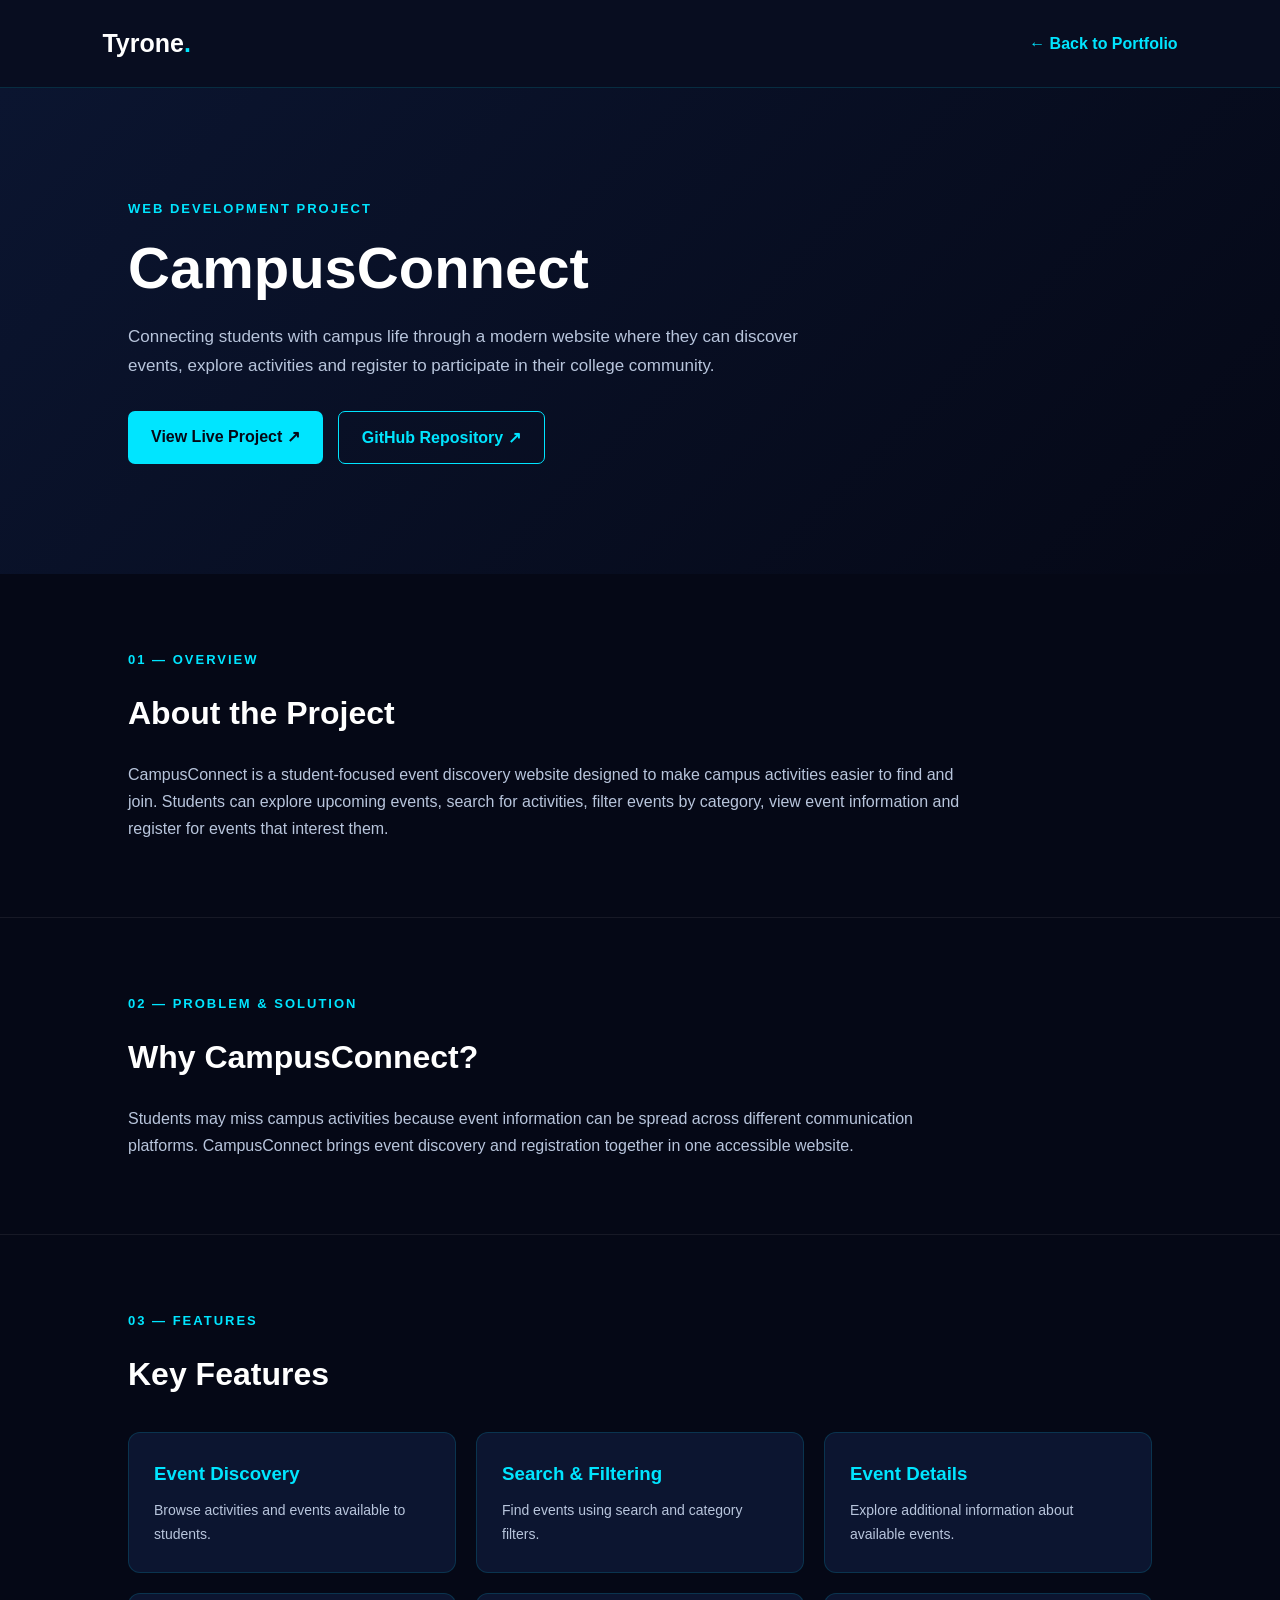
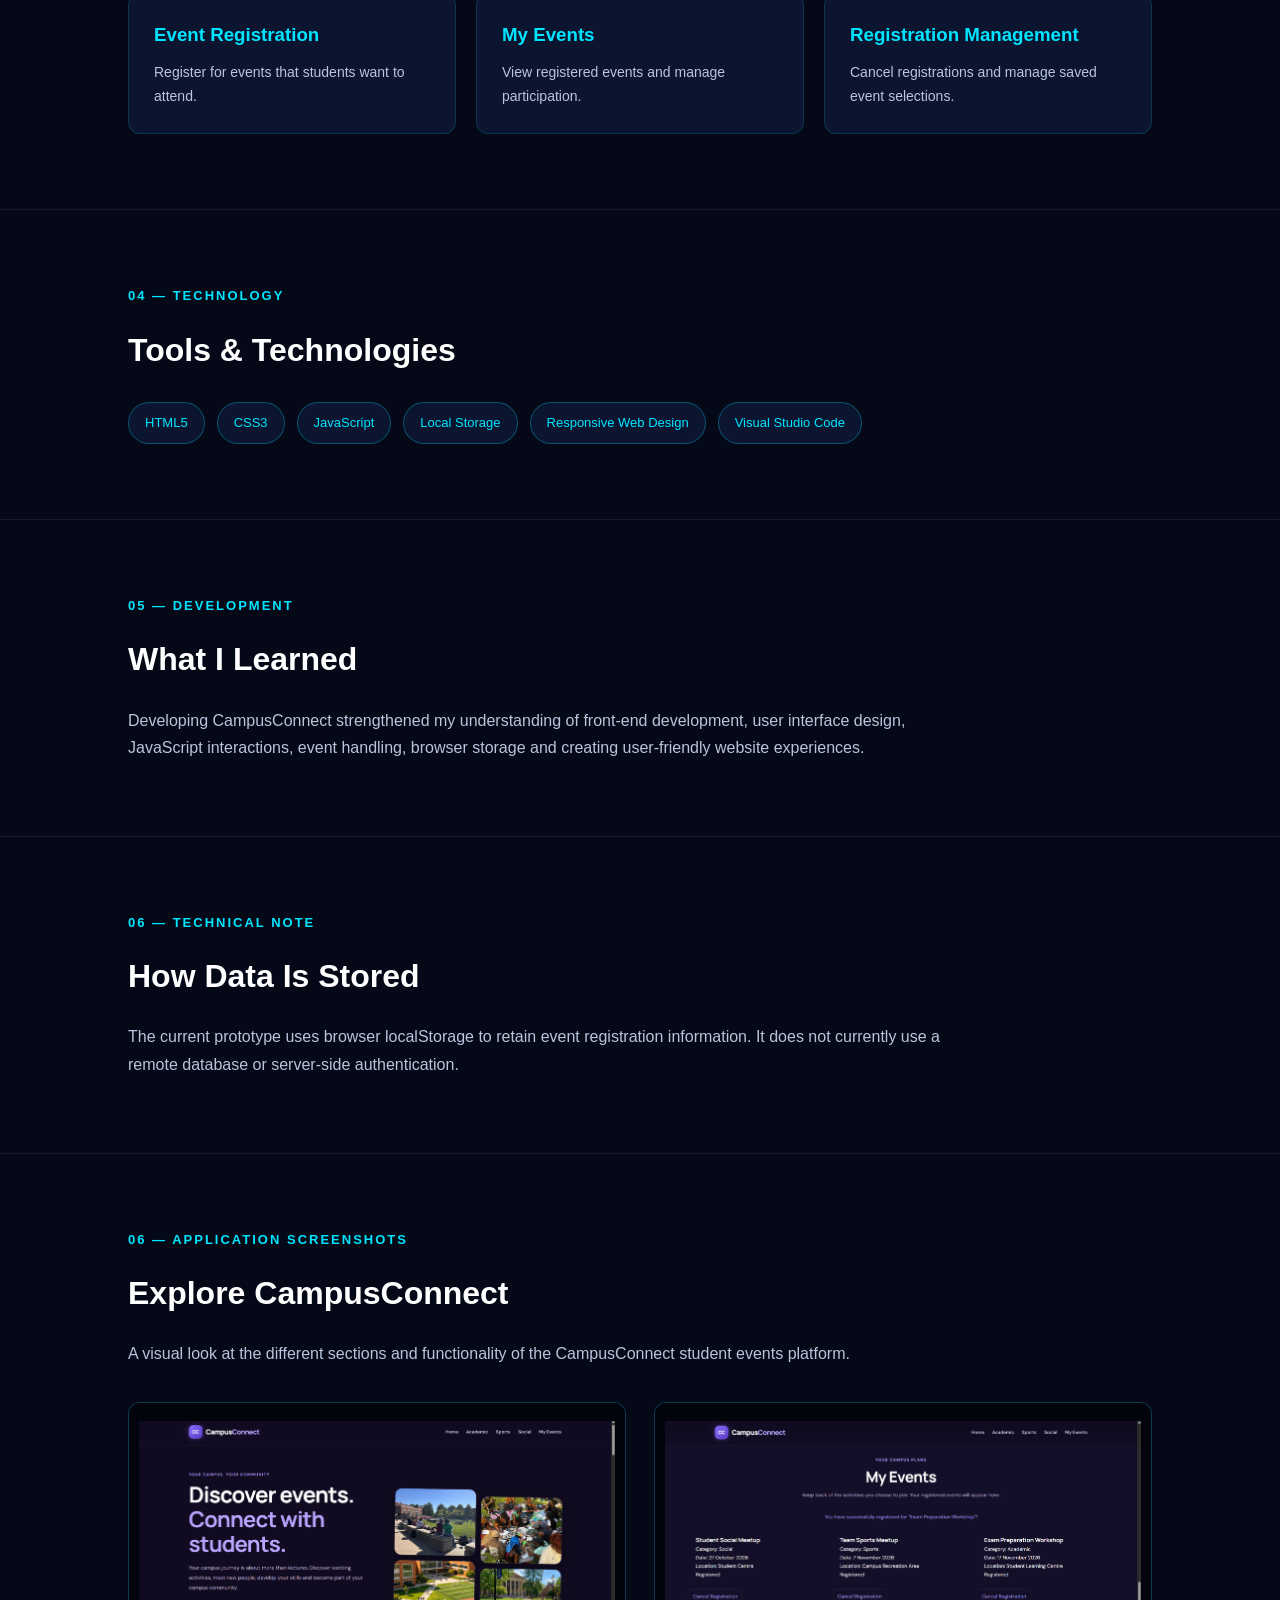
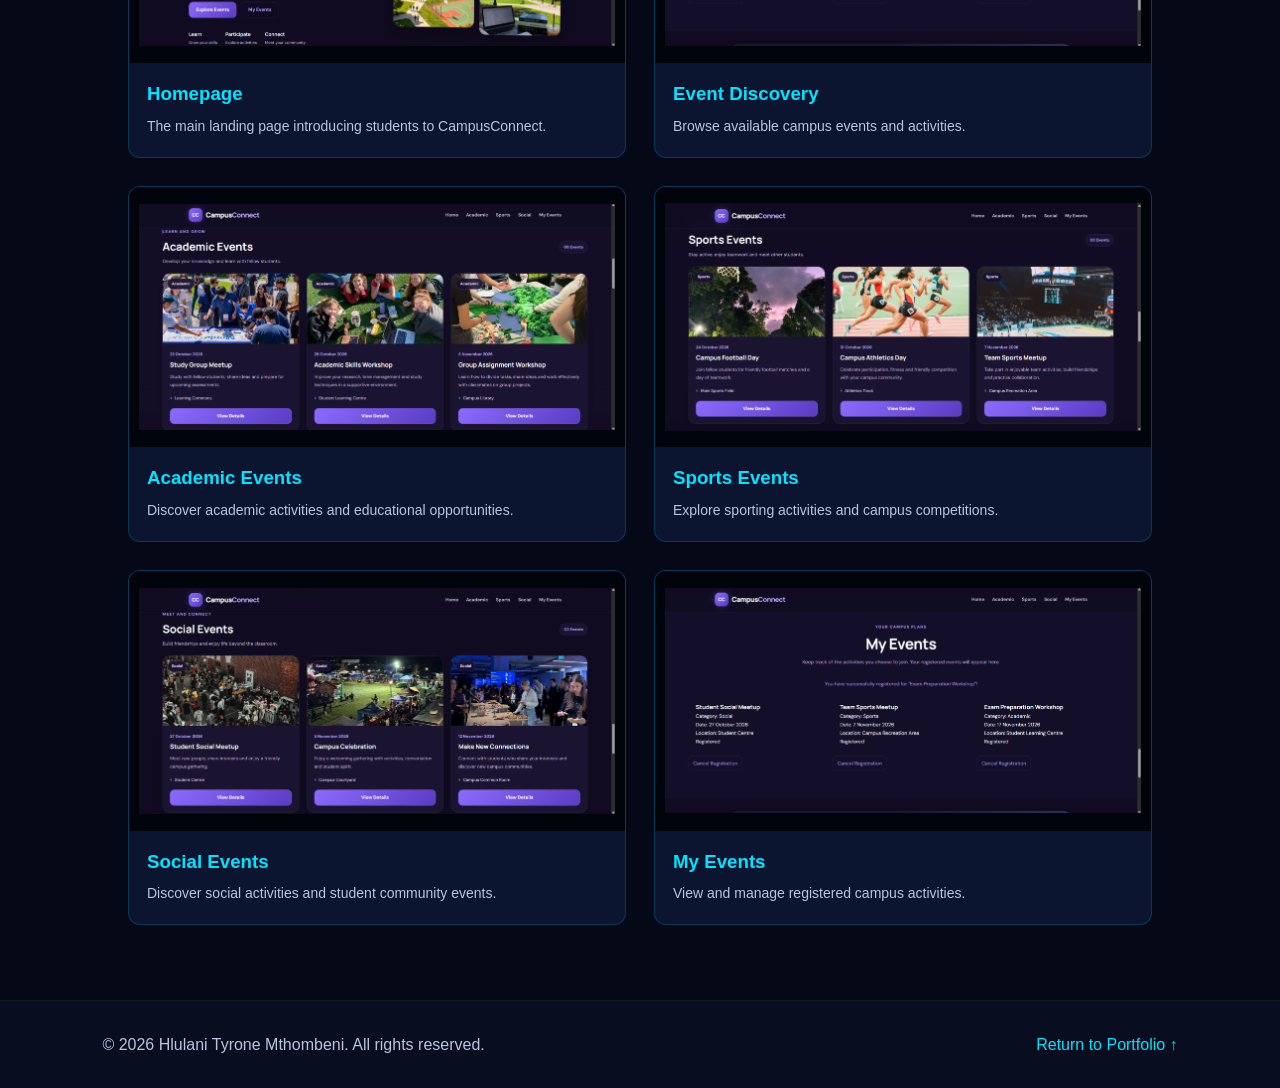
<file: Portfolio/Campus Connect/index.html>
<!DOCTYPE html>
<html lang="en">
<head>
    <meta charset="UTF-8">
    <meta name="viewport" content="width=device-width, initial-scale=1.0">
    <meta name="description" content="CampusConnect - A student-focused campus events discovery and registration website.">
    <title>CampusConnect | Project Case Study</title>
    <link rel="stylesheet" href="style.css">
</head>

<body>

    <header class="header">
        <a href="../index.html" class="logo">Tyrone<span>.</span></a>
        <a href="../index.html" class="back-link">← Back to Portfolio</a>
    </header>

    <main>

        <section class="hero">
            <p class="eyebrow">WEB DEVELOPMENT PROJECT</p>

            <h1>CampusConnect</h1>

            <p class="hero-description">
                Connecting students with campus life through a modern website
                where they can discover events, explore activities and register
                to participate in their college community.
            </p>

            <div class="hero-buttons">
                <a href="https://funny-smakager-0dbedb.netlify.app" class="btn">
                    View Live Project ↗
                </a>

                <a href="https://github.com/tyrone360/CampusConnect"
                   target="_blank"
                   rel="noopener noreferrer"
                   class="btn secondary">
                    GitHub Repository ↗
                </a>
            </div>
        </section>

        <section class="content-section">
            <p class="eyebrow">01 — OVERVIEW</p>
            <h2>About the Project</h2>

            <p>
                CampusConnect is a student-focused event discovery website
                designed to make campus activities easier to find and join.
                Students can explore upcoming events, search for activities,
                filter events by category, view event information and register
                for events that interest them.
            </p>
        </section>

        <section class="content-section">
            <p class="eyebrow">02 — PROBLEM & SOLUTION</p>
            <h2>Why CampusConnect?</h2>

            <p>
                Students may miss campus activities because event information
                can be spread across different communication platforms.
                CampusConnect brings event discovery and registration together
                in one accessible website.
            </p>
        </section>

        <section class="content-section">
            <p class="eyebrow">03 — FEATURES</p>
            <h2>Key Features</h2>

            <div class="feature-grid">

                <article class="feature-card">
                    <h3>Event Discovery</h3>
                    <p>Browse activities and events available to students.</p>
                </article>

                <article class="feature-card">
                    <h3>Search & Filtering</h3>
                    <p>Find events using search and category filters.</p>
                </article>

                <article class="feature-card">
                    <h3>Event Details</h3>
                    <p>Explore additional information about available events.</p>
                </article>

                <article class="feature-card">
                    <h3>Event Registration</h3>
                    <p>Register for events that students want to attend.</p>
                </article>

                <article class="feature-card">
                    <h3>My Events</h3>
                    <p>View registered events and manage participation.</p>
                </article>

                <article class="feature-card">
                    <h3>Registration Management</h3>
                    <p>Cancel registrations and manage saved event selections.</p>
                </article>

            </div>
        </section>

        <section class="content-section">
            <p class="eyebrow">04 — TECHNOLOGY</p>
            <h2>Tools & Technologies</h2>

            <div class="tags">
                <span>HTML5</span>
                <span>CSS3</span>
                <span>JavaScript</span>
                <span>Local Storage</span>
                <span>Responsive Web Design</span>
                <span>Visual Studio Code</span>
            </div>
        </section>

        <section class="content-section">
            <p class="eyebrow">05 — DEVELOPMENT</p>
            <h2>What I Learned</h2>

            <p>
                Developing CampusConnect strengthened my understanding of
                front-end development, user interface design, JavaScript
                interactions, event handling, browser storage and creating
                user-friendly website experiences.
            </p>
        </section>

        <section class="content-section">
            <p class="eyebrow">06 — TECHNICAL NOTE</p>
            <h2>How Data Is Stored</h2>

            <p>
                The current prototype uses browser localStorage to retain
                event registration information. It does not currently use
                a remote database or server-side authentication.
            </p>
        </section>

<section class="content-section">
    <p class="eyebrow">06 — APPLICATION SCREENSHOTS</p>
    <h2>Explore CampusConnect</h2>

    <p>
        A visual look at the different sections and functionality
        of the CampusConnect student events platform.
    </p>

    <div class="screenshot-grid">

        <article class="screenshot-card">
            <img src="image/Home.png" alt="CampusConnect homepage">
            <h3>Homepage</h3>
            <p>The main landing page introducing students to CampusConnect.</p>
        </article>

        <article class="screenshot-card">
            <img src="image/Event.png" alt="CampusConnect event discovery">
            <h3>Event Discovery</h3>
            <p>Browse available campus events and activities.</p>
        </article>

        <article class="screenshot-card">
            <img src="image/Acardemy.png" alt="Academic events">
            <h3>Academic Events</h3>
            <p>Discover academic activities and educational opportunities.</p>
        </article>

        <article class="screenshot-card">
            <img src="image/Sport.png" alt="Sports events">
            <h3>Sports Events</h3>
            <p>Explore sporting activities and campus competitions.</p>
        </article>

        <article class="screenshot-card">
            <img src="image/Social.png" alt="Social events">
            <h3>Social Events</h3>
            <p>Discover social activities and student community events.</p>
        </article>

        <article class="screenshot-card">
            <img src="image/Event.png" alt="CampusConnect My Events page">
            <h3>My Events</h3>
            <p>View and manage registered campus activities.</p>
        </article>

    </div>
</section>

    </main>

    <footer>
        <p>© 2026 Hlulani Tyrone Mthombeni. All rights reserved.</p>
        <a href="../index.html">Return to Portfolio ↑</a>
    </footer>

</body>
</html>
</file>
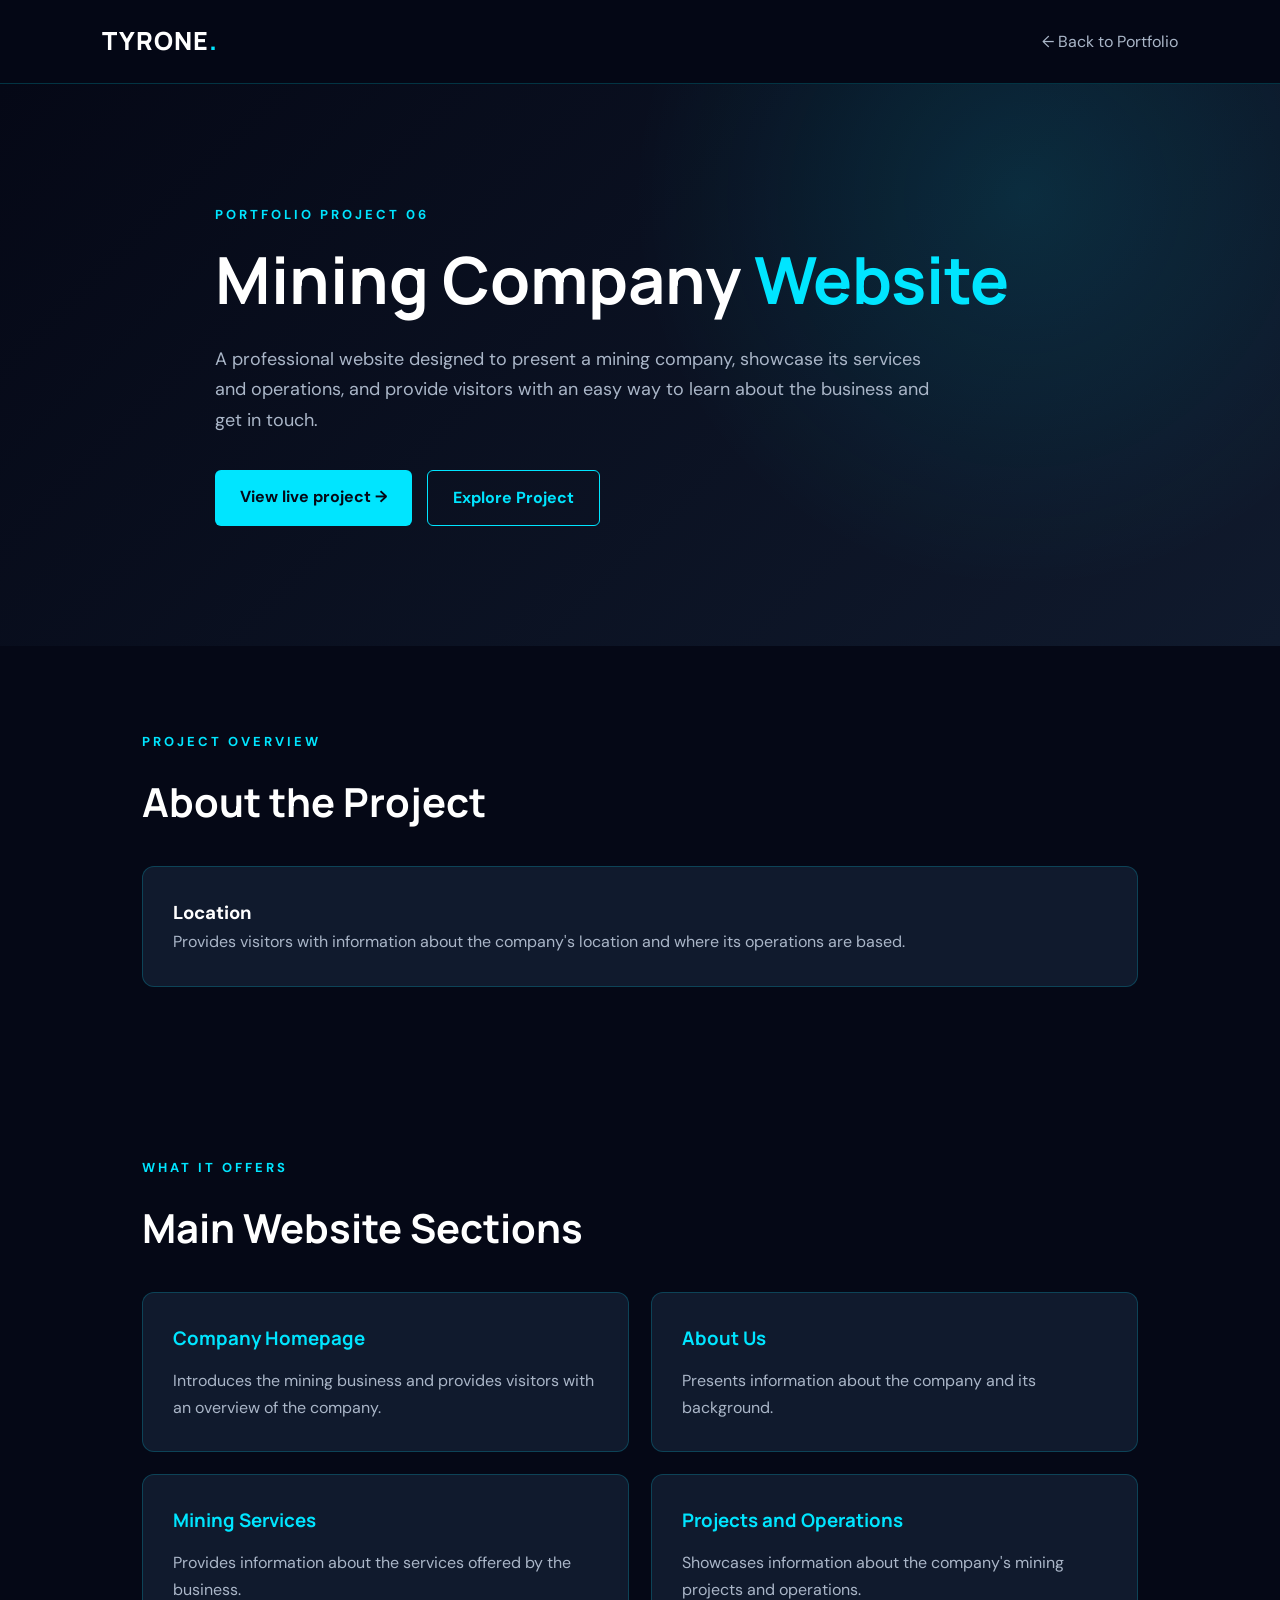
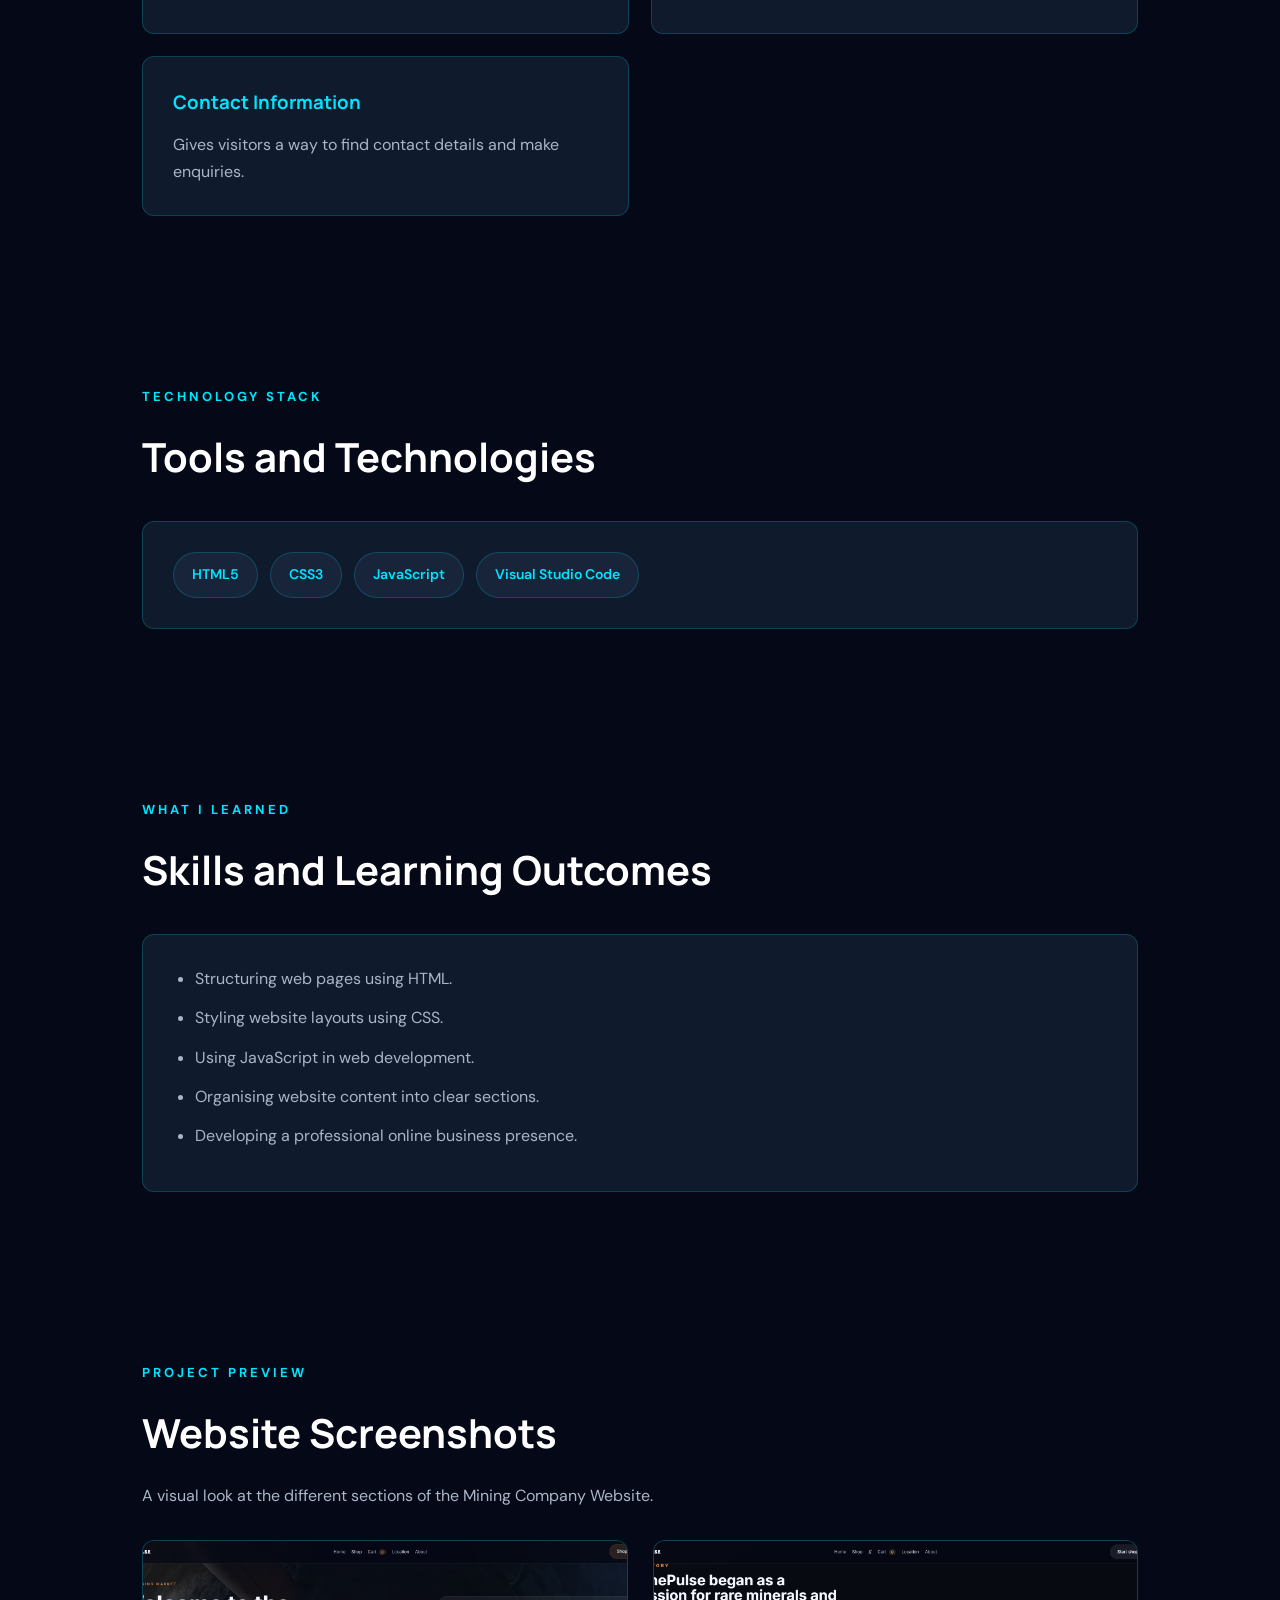
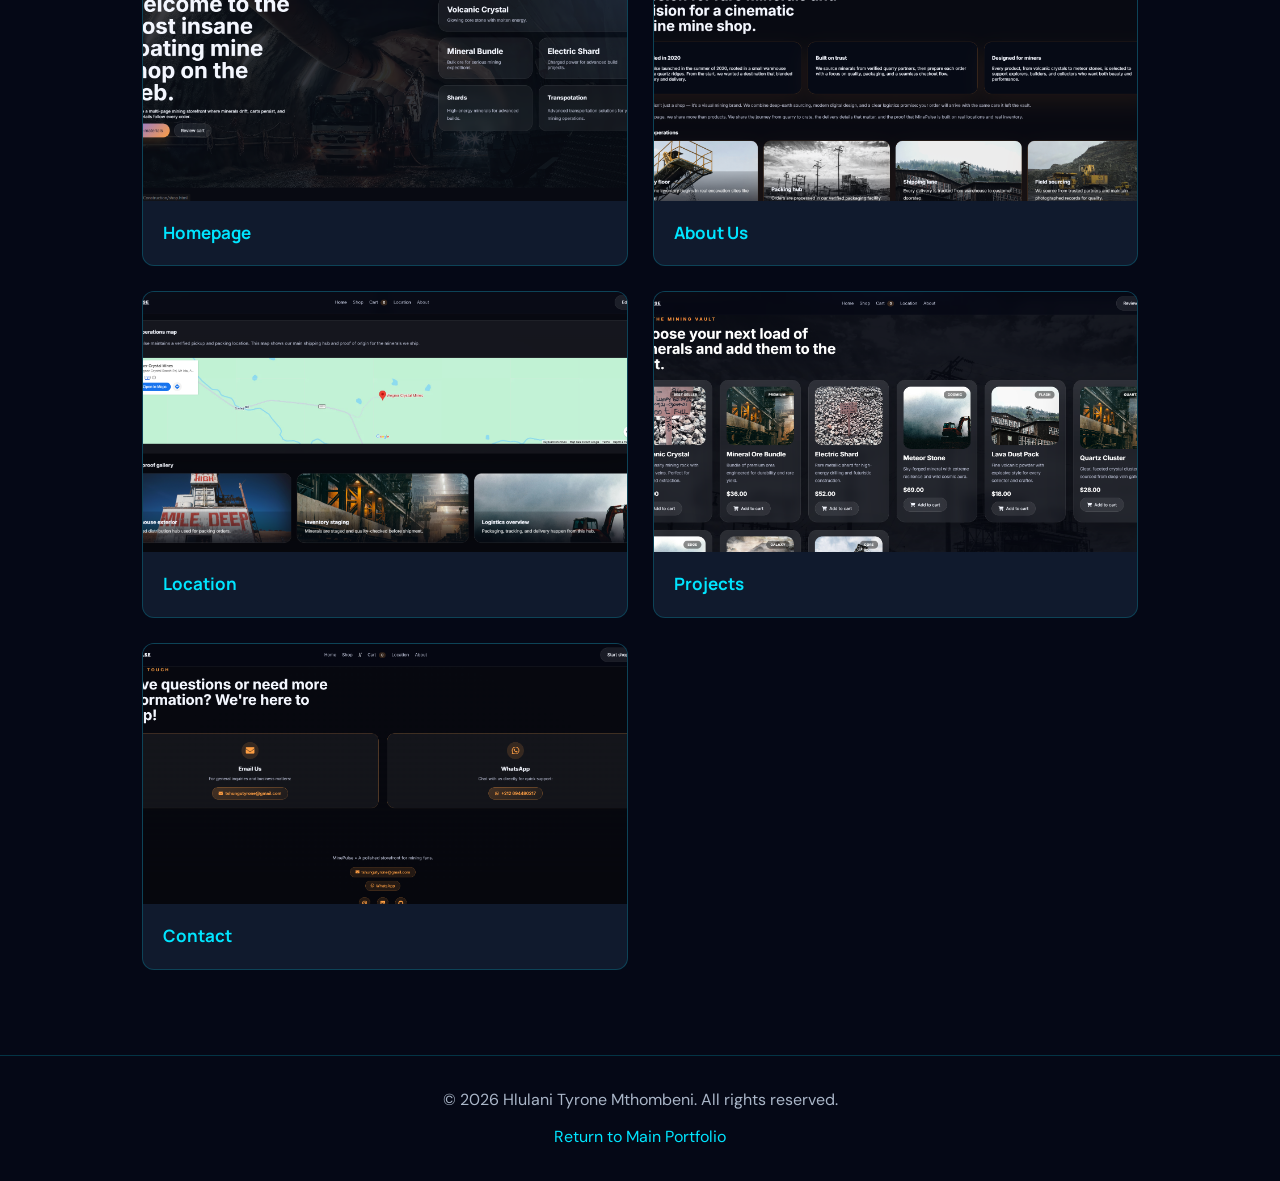
<file: Portfolio/Mining-Website/index.html>
<!DOCTYPE html>
<html lang="en">
<head>
    <meta charset="UTF-8">
    <meta name="viewport" content="width=device-width, initial-scale=1.0">

   <meta name="description" content="A mining company website showcasing company information, locations, projects and contact information.">
    <title>Mining Website | Portfolio Case Study</title>

    <link rel="stylesheet" href="style.css">

    <link rel="preconnect" href="https://fonts.googleapis.com">
    <link rel="preconnect" href="https://fonts.gstatic.com" crossorigin>
    <link href="https://fonts.googleapis.com/css2?family=DM+Sans:wght@400;500;600;700&family=Manrope:wght@400;500;600;700;800&display=swap" rel="stylesheet">
</head>

<body>

    <header class="header">
        <nav class="navbar">
            <a href="../index.html" class="brand">TYRONE<span>.</span></a>

            <a href="../index.html" class="back-link">
                ← Back to Portfolio
            </a>
        </nav>
    </header>

    <main>

        <section class="hero">
            <div class="hero-content">
                <p class="eyebrow">PORTFOLIO PROJECT 06</p>

                <h1>Mining Company <span>Website</span></h1>

                <p class="hero-description">
                    A professional website designed to present a mining company,
                    showcase its services and operations, and provide visitors
                    with an easy way to learn about the business and get in touch.
                </p>

                <div class="hero-buttons">
                <a href="https://exquisite-kangaroo-f75a8b.netlify.app" class="btn">
                        View live project →
                    </a>

                    <a href="#overview" class="btn-secondary">
                        Explore Project
                    </a>
                </div>
            </div>
        </section>

        <section class="section" id="overview">
            <p class="eyebrow">PROJECT OVERVIEW</p>
            <h2>About the Project</h2>

           <div class="content-card">
    <h3>Location</h3>
    <p>
        Provides visitors with information about the company's
        location and where its operations are based.
    </p>
</div>
        </section>

        <section class="section">
            <p class="eyebrow">WHAT IT OFFERS</p>
            <h2>Main Website Sections</h2>

            <div class="features-grid">

                <div class="content-card">
                    <h3>Company Homepage</h3>
                    <p>
                        Introduces the mining business and provides visitors
                        with an overview of the company.
                    </p>
                </div>

                <div class="content-card">
                    <h3>About Us</h3>
                    <p>
                        Presents information about the company and its
                        background.
                    </p>
                </div>

                <div class="content-card">
                    <h3>Mining Services</h3>
                    <p>
                        Provides information about the services offered
                        by the business.
                    </p>
                </div>

                <div class="content-card">
                    <h3>Projects and Operations</h3>
                    <p>
                        Showcases information about the company's mining
                        projects and operations.
                    </p>
                </div>

                <div class="content-card">
                    <h3>Contact Information</h3>
                    <p>
                        Gives visitors a way to find contact details and
                        make enquiries.
                    </p>
                </div>

            </div>
        </section>

        <section class="section">
            <p class="eyebrow">TECHNOLOGY STACK</p>
            <h2>Tools and Technologies</h2>

            <div class="content-card">
                <div class="tech-list">
                    <span>HTML5</span>
                    <span>CSS3</span>
                    <span>JavaScript</span>
                    <span>Visual Studio Code</span>
                </div>
            </div>
        </section>

        <section class="section">
            <p class="eyebrow">WHAT I LEARNED</p>
            <h2>Skills and Learning Outcomes</h2>

            <div class="content-card">
                <ul class="learning-list">
                    <li>Structuring web pages using HTML.</li>
                    <li>Styling website layouts using CSS.</li>
                    <li>Using JavaScript in web development.</li>
                    <li>Organising website content into clear sections.</li>
                    <li>Developing a professional online business presence.</li>
                </ul>
            </div>
        </section>
        <section class="section" id="screenshots">
    <p class="eyebrow">PROJECT PREVIEW</p>
    <h2>Website Screenshots</h2>

    <p class="section-description">
        A visual look at the different sections of the Mining Company Website.
    </p>

    <div class="screenshot-gallery">

        <div class="screenshot-card">
            <img src="images/home.png" alt="Mining website homepage">
            <h3>Homepage</h3>
        </div>

        <div class="screenshot-card">
            <img src="images/aboutt.png" alt="Mining website About Us page">
            <h3>About Us</h3>
        </div>

        <div class="screenshot-card">
            <img src="images/location.png" alt="Mining website location page">
            <h3>Location</h3>
        </div>

        <div class="screenshot-card">
            <img src="images/projects.png" alt="Mining website projects page">
            <h3>Projects</h3>
        </div>

        <div class="screenshot-card">
            <img src="images/contact.png" alt="Mining website contact page">
            <h3>Contact</h3>
        </div>

    </div>
</section>

    </main>

    <footer class="footer">
        <p>© 2026 Hlulani Tyrone Mthombeni. All rights reserved.</p>
        <a href="../index.html">Return to Main Portfolio</a>
    </footer>

</body>
</html>
</file>
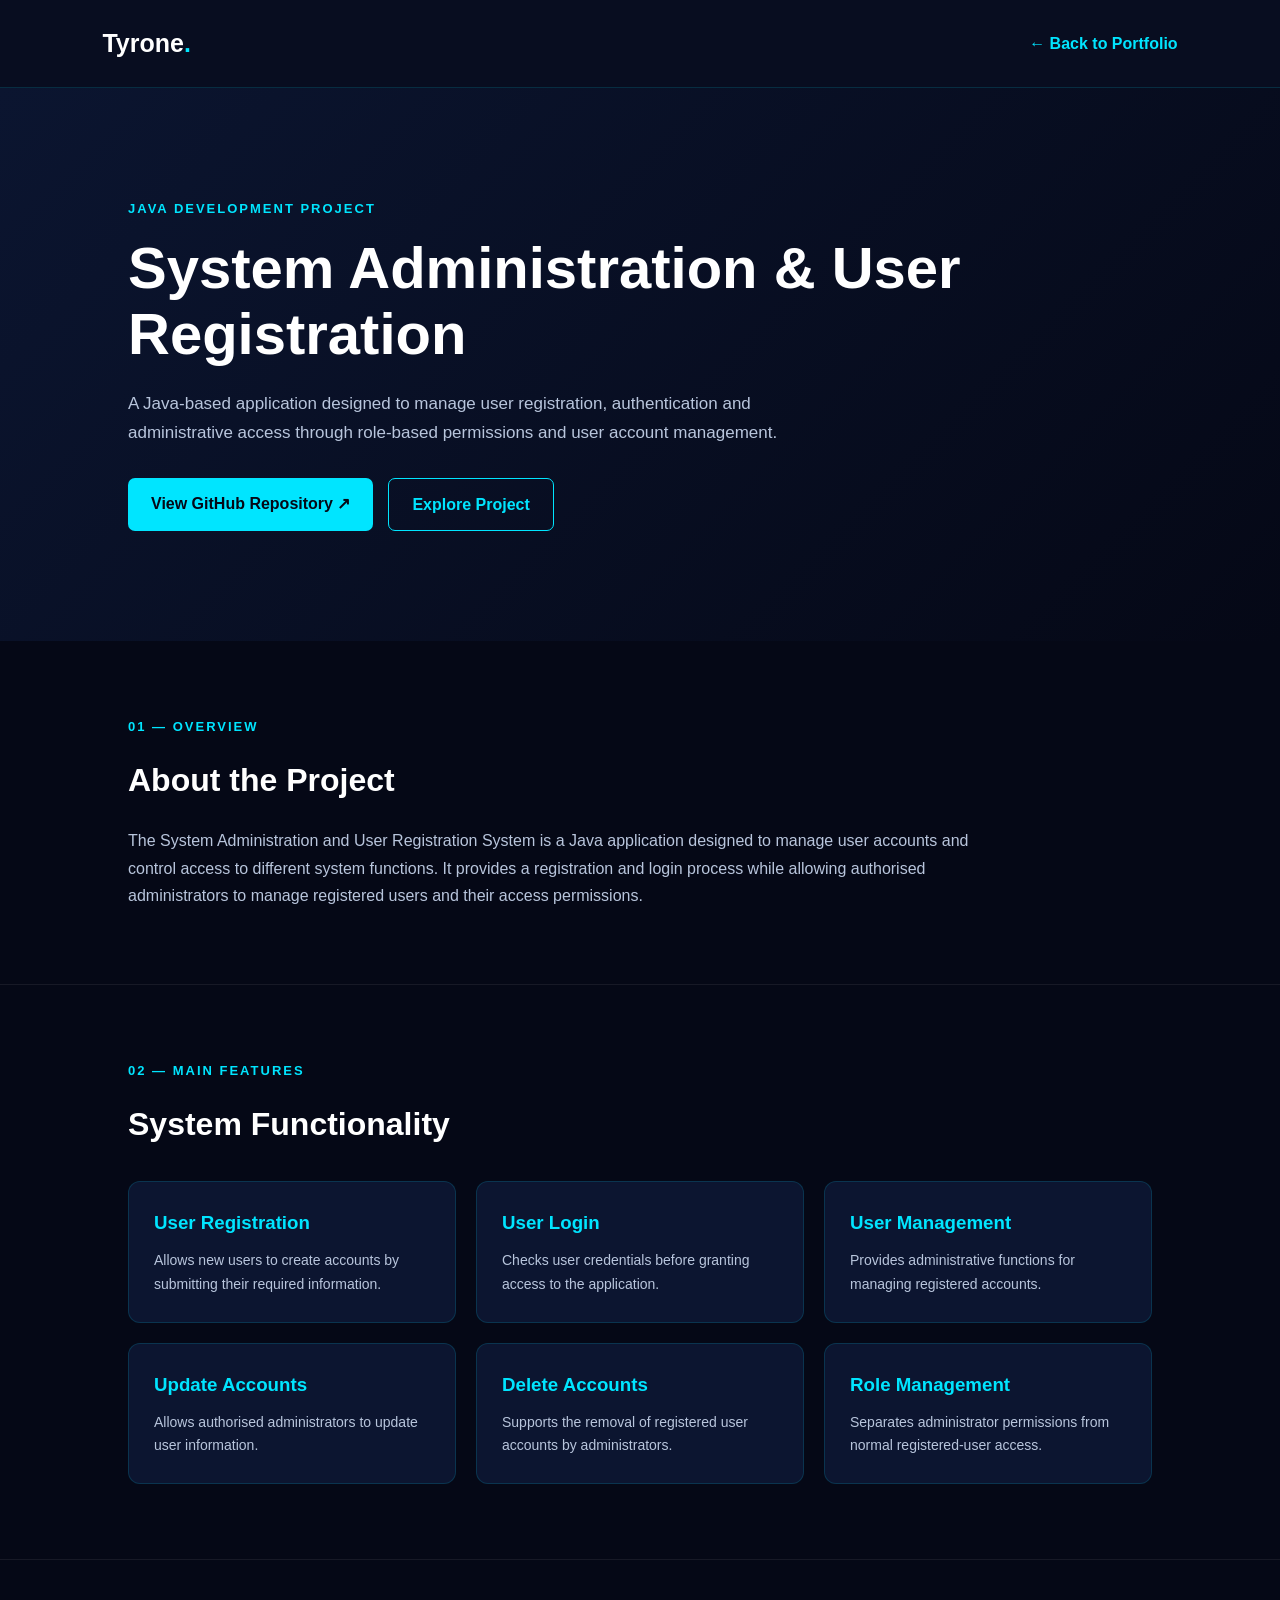
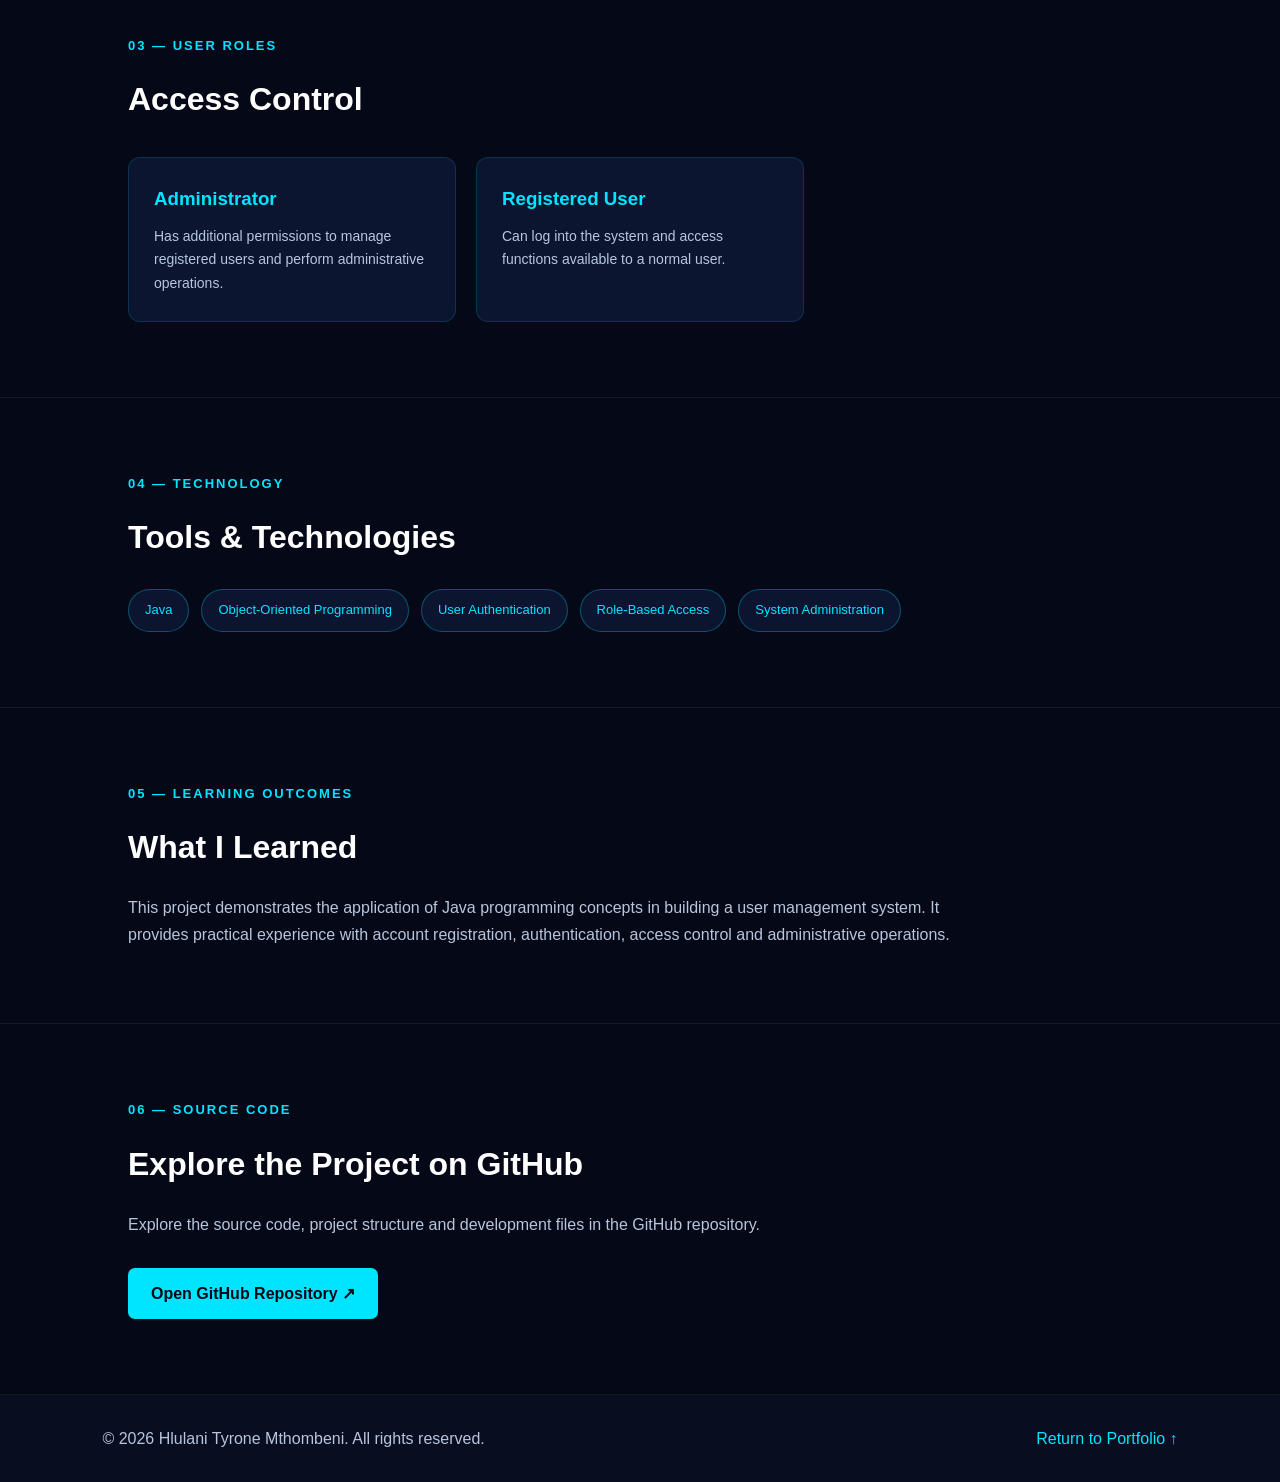
<file: Portfolio/System-Administration/index.html>
<!DOCTYPE html>
<html lang="en">
<head>
    <meta charset="UTF-8">
    <meta name="viewport" content="width=device-width, initial-scale=1.0">
    <meta name="description" content="System Administration and User Registration - Java project case study.">
    <title>System Administration | Project Case Study</title>
    <link rel="stylesheet" href="style.css">
</head>

<body>

    <header class="header">
        <a href="../index.html" class="logo">Tyrone<span>.</span></a>
        <a href="../index.html" class="back-link">← Back to Portfolio</a>
    </header>

    <main>

        <section class="hero">
            <p class="eyebrow">JAVA DEVELOPMENT PROJECT</p>

            <h1>System Administration & User Registration</h1>

            <p class="hero-description">
                A Java-based application designed to manage user registration,
                authentication and administrative access through role-based
                permissions and user account management.
            </p>

            <div class="hero-buttons">
                <a href="https://github.com/tyrone360/System_Work_Out"
                   target="_blank"
                   rel="noopener noreferrer"
                   class="btn">
                    View GitHub Repository ↗
                </a>

                <a href="#overview" class="btn secondary">
                    Explore Project
                </a>
            </div>
        </section>

        <section class="content-section" id="overview">
            <p class="eyebrow">01 — OVERVIEW</p>
            <h2>About the Project</h2>

            <p>
                The System Administration and User Registration System
                is a Java application designed to manage user accounts
                and control access to different system functions.
                It provides a registration and login process while
                allowing authorised administrators to manage registered
                users and their access permissions.
            </p>
        </section>

        <section class="content-section">
            <p class="eyebrow">02 — MAIN FEATURES</p>
            <h2>System Functionality</h2>

            <div class="feature-grid">

                <article class="feature-card">
                    <h3>User Registration</h3>
                    <p>Allows new users to create accounts by submitting their required information.</p>
                </article>

                <article class="feature-card">
                    <h3>User Login</h3>
                    <p>Checks user credentials before granting access to the application.</p>
                </article>

                <article class="feature-card">
                    <h3>User Management</h3>
                    <p>Provides administrative functions for managing registered accounts.</p>
                </article>

                <article class="feature-card">
                    <h3>Update Accounts</h3>
                    <p>Allows authorised administrators to update user information.</p>
                </article>

                <article class="feature-card">
                    <h3>Delete Accounts</h3>
                    <p>Supports the removal of registered user accounts by administrators.</p>
                </article>

                <article class="feature-card">
                    <h3>Role Management</h3>
                    <p>Separates administrator permissions from normal registered-user access.</p>
                </article>

            </div>
        </section>

        <section class="content-section">
            <p class="eyebrow">03 — USER ROLES</p>
            <h2>Access Control</h2>

            <div class="feature-grid">

                <article class="feature-card">
                    <h3>Administrator</h3>
                    <p>
                        Has additional permissions to manage registered
                        users and perform administrative operations.
                    </p>
                </article>

                <article class="feature-card">
                    <h3>Registered User</h3>
                    <p>
                        Can log into the system and access functions
                        available to a normal user.
                    </p>
                </article>

            </div>
        </section>

        <section class="content-section">
            <p class="eyebrow">04 — TECHNOLOGY</p>
            <h2>Tools & Technologies</h2>

            <div class="tags">
                <span>Java</span>
                <span>Object-Oriented Programming</span>
                <span>User Authentication</span>
                <span>Role-Based Access</span>
                <span>System Administration</span>
            </div>
        </section>

        <section class="content-section">
            <p class="eyebrow">05 — LEARNING OUTCOMES</p>
            <h2>What I Learned</h2>

            <p>
                This project demonstrates the application of Java
                programming concepts in building a user management
                system. It provides practical experience with account
                registration, authentication, access control and
                administrative operations.
            </p>
        </section>

        <section class="content-section">
            <p class="eyebrow">06 — SOURCE CODE</p>
            <h2>Explore the Project on GitHub</h2>

            <p>
                Explore the source code, project structure and
                development files in the GitHub repository.
            </p>

            <div class="hero-buttons">
                <a href="https://github.com/tyrone360/System_Work_Out"
                   target="_blank"
                   rel="noopener noreferrer"
                   class="btn">
                    Open GitHub Repository ↗
                </a>
            </div>
        </section>

    </main>

    <footer>
        <p>© 2026 Hlulani Tyrone Mthombeni. All rights reserved.</p>
        <a href="../index.html">Return to Portfolio ↑</a>
    </footer>

</body>
</html>
</file>
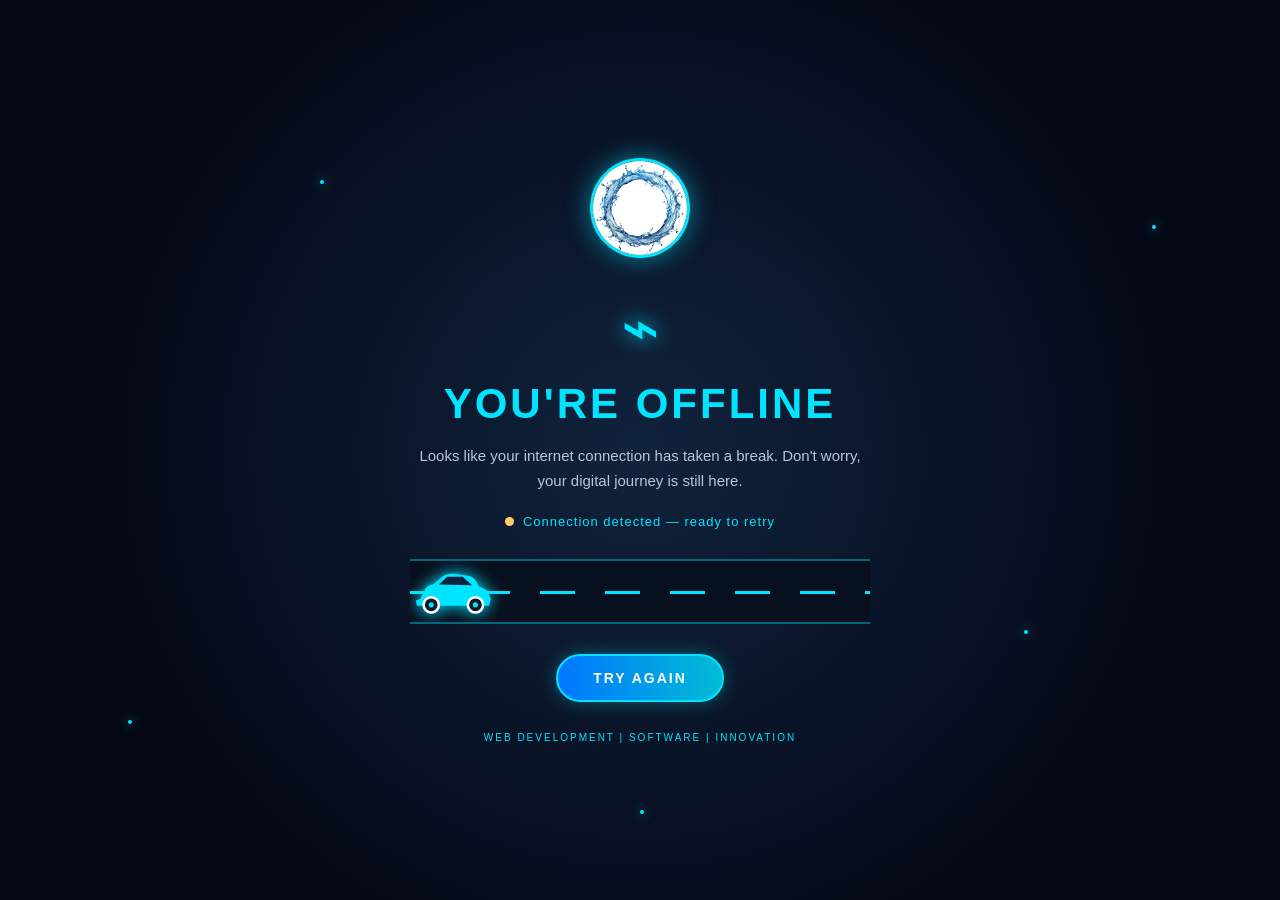
<file: Portfolio/offline.html>
﻿<!DOCTYPE html>
<html lang="en">
<head>
    <meta charset="UTF-8">
    <meta name="viewport" content="width=device-width, initial-scale=1.0">
    <meta name="theme-color" content="#050816">
    <title>You're Offline | TYRONE</title>

    <style>
        * {
            margin: 0;
            padding: 0;
            box-sizing: border-box;
        }

        body {
            min-height: 100vh;
            display: flex;
            align-items: center;
            justify-content: center;
            overflow: hidden;
            background: radial-gradient(circle at center, #10233d, #050816 70%);
            color: #fff;
            font-family: Arial, sans-serif;
            text-align: center;
        }

        .offline-container {
            position: relative;
            z-index: 2;
            width: min(90%, 500px);
            padding: 30px 20px;
        }

        .offline-logo {
            width: 100px;
            height: 100px;
            object-fit: cover;
            border-radius: 50%;
            border: 3px solid #00e5ff;
            box-shadow: 0 0 25px #00e5ff88;
            animation: logoPulse 2s infinite alternate;
        }

        .signal {
            margin: 28px auto 15px;
            font-size: 65px;
            color: #00e5ff;
            animation: signalPulse 1.5s infinite;
            text-shadow: 0 0 20px #00e5ff;
        }

        h1 {
            color: #00e5ff;
            font-size: clamp(28px, 6vw, 42px);
            letter-spacing: 3px;
            margin-bottom: 15px;
        }

        .description {
            color: #b8c5d8;
            line-height: 1.7;
            font-size: 15px;
        }

        .status {
            margin: 20px 0;
            color: #ffcc66;
            font-size: 13px;
            letter-spacing: 1px;
        }

        .status::before {
            content: "";
            display: inline-block;
            width: 9px;
            height: 9px;
            margin-right: 9px;
            border-radius: 50%;
            background: #ffcc66;
            animation: blink 1s infinite;
        }

        .road {
            position: relative;
            height: 65px;
            margin: 30px 0;
            overflow: hidden;
            border-top: 2px solid #00e5ff66;
            border-bottom: 2px solid #00e5ff66;
            background: #07101f;
        }

        .road::before {
            content: "";
            position: absolute;
            top: 30px;
            left: 0;
            width: 200%;
            height: 3px;
            background: repeating-linear-gradient(
                90deg, #00e5ff 0 35px, transparent 35px 65px
            );
            animation: roadMove .6s linear infinite;
        }

        .car {
            position: absolute;
            top: 4px;
            left: 0;
            width: 85px;
            height: 55px;
            animation: carMove 3s ease-in-out infinite alternate;
            filter: drop-shadow(0 0 8px #00e5ff);
        }

        .car svg {
            width: 100%;
            height: 100%;
        }

        .retry-button {
            display: inline-block;
            padding: 14px 35px;
            border: 2px solid #00e5ff;
            border-radius: 30px;
            background: linear-gradient(90deg, #0077ff, #00bcd4);
            color: #fff;
            font-size: 14px;
            font-weight: bold;
            letter-spacing: 2px;
            cursor: pointer;
            box-shadow: 0 0 18px #00e5ff55;
            transition: .3s;
        }

        .retry-button:hover {
            transform: scale(1.06);
            box-shadow: 0 0 30px #00e5ff;
        }

        .footer {
            margin-top: 30px;
            color: #00e5ff;
            font-size: 10px;
            letter-spacing: 2px;
        }

        .particle {
            position: absolute;
            width: 4px;
            height: 4px;
            border-radius: 50%;
            background: #00e5ff;
            box-shadow: 0 0 12px #00e5ff;
            animation: float 7s linear infinite;
        }

        .particle:nth-child(1) { left: 10%; top: 80%; }
        .particle:nth-child(2) { left: 25%; top: 20%; animation-delay: 2s; }
        .particle:nth-child(3) { left: 80%; top: 70%; animation-delay: 1s; }
        .particle:nth-child(4) { left: 90%; top: 25%; animation-delay: 3s; }
        .particle:nth-child(5) { left: 50%; top: 90%; animation-delay: 4s; }

        @keyframes logoPulse {
            from { box-shadow: 0 0 12px #00e5ff55; }
            to { box-shadow: 0 0 30px #00e5ff; }
        }

        @keyframes signalPulse {
            50% { opacity: .45; transform: scale(.92); }
        }

        @keyframes blink {
            50% { opacity: .2; }
        }

        @keyframes roadMove {
            to { transform: translateX(-65px); }
        }

        @keyframes carMove {
            from { left: 0; }
            to { left: calc(100% - 85px); }
        }

        @keyframes float {
            0% { transform: translateY(0); opacity: 0; }
            20% { opacity: 1; }
            100% { transform: translateY(-100vh); opacity: 0; }
        }

        @media (prefers-reduced-motion: reduce) {
            *, *::before, *::after {
                animation-duration: .01ms !important;
                animation-iteration-count: 1 !important;
            }
        }
    </style>
</head>

<body>

    <div class="particle"></div>
    <div class="particle"></div>
    <div class="particle"></div>
    <div class="particle"></div>
    <div class="particle"></div>

    <main class="offline-container">

        <img class="offline-logo" src="pictures/000.jpeg" alt="TYRONE logo">

        <div class="signal" aria-hidden="true">⌁</div>

        <h1>YOU'RE OFFLINE</h1>

        <p class="description">
            Looks like your internet connection has taken a break.
            Don't worry, your digital journey is still here.
        </p>

        <p class="status" id="connection-status">
            Checking your connection...
        </p>

        <div class="road">
            <div class="car">
                <svg viewBox="0 0 100 55" aria-hidden="true">
                    <path d="M12 35 L18 23 Q20 19 27 18 L39 8 Q43 5 51 5 L70 8 Q76 9 81 20 L91 25 L95 35 L93 43 L8 43 L7 37 Z" fill="#00e5ff"/>
                    <path d="M34 18 L44 9 L62 9 L73 19 Z" fill="#10233d"/>
                    <circle cx="25" cy="42" r="9" fill="#101827" stroke="#fff" stroke-width="3"/>
                    <circle cx="77" cy="42" r="9" fill="#101827" stroke="#fff" stroke-width="3"/>
                    <circle cx="25" cy="42" r="3" fill="#00e5ff"/>
                    <circle cx="77" cy="42" r="3" fill="#00e5ff"/>
                </svg>
            </div>
        </div>

        <button class="retry-button" onclick="retryConnection()">
            TRY AGAIN
        </button>

        <p class="footer">WEB DEVELOPMENT | SOFTWARE | INNOVATION</p>

    </main>

    <script>
        const statusText = document.getElementById("connection-status");

        function updateConnectionStatus() {
            if (navigator.onLine) {
                statusText.textContent = "Connection detected — ready to retry";
                statusText.style.color = "#00e5ff";
            } else {
                statusText.textContent = "No internet connection detected";
                statusText.style.color = "#ffcc66";
            }
        }

        function retryConnection() {
            updateConnectionStatus();

            if (navigator.onLine) {
                window.location.href = "./index.html";
            } else {
                statusText.textContent = "Still offline — please check your internet";
            }
        }

        window.addEventListener("online", updateConnectionStatus);
        window.addEventListener("offline", updateConnectionStatus);

        updateConnectionStatus();
    </script>

</body>
</html>
</file>
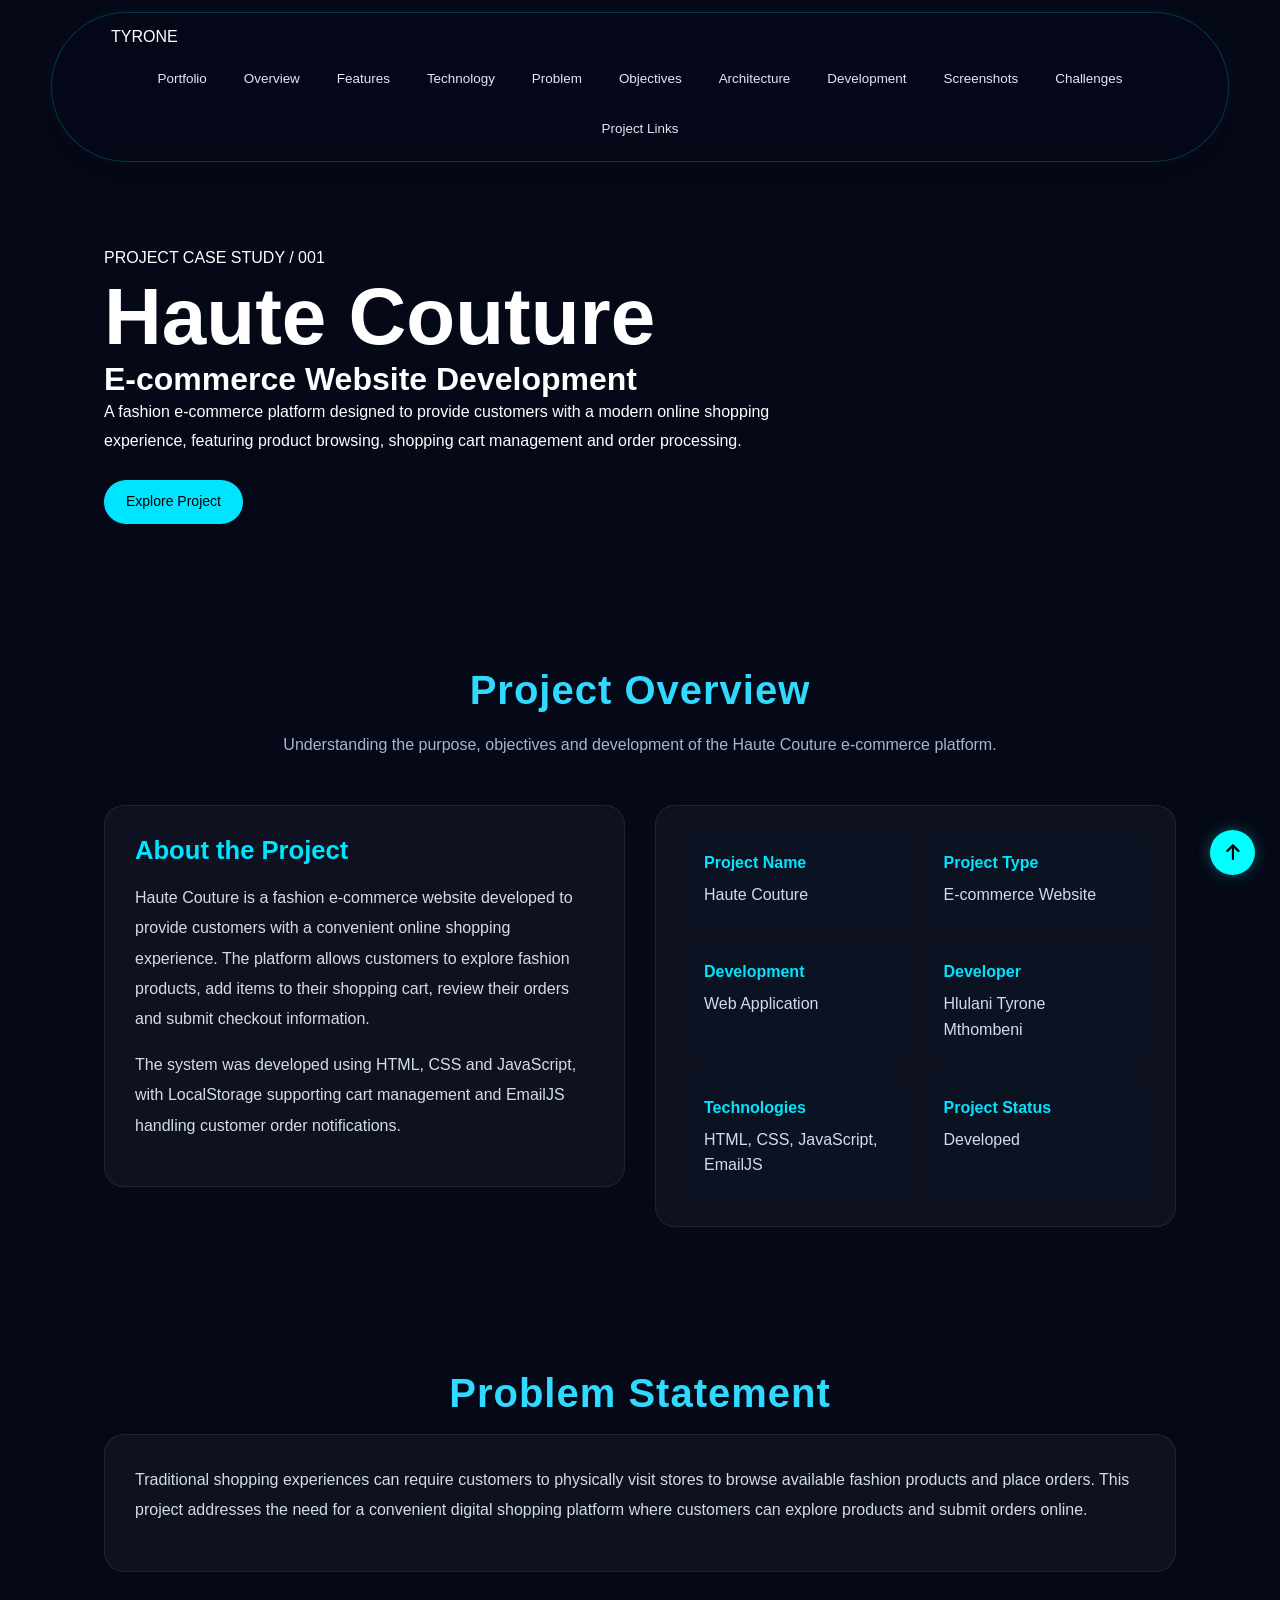
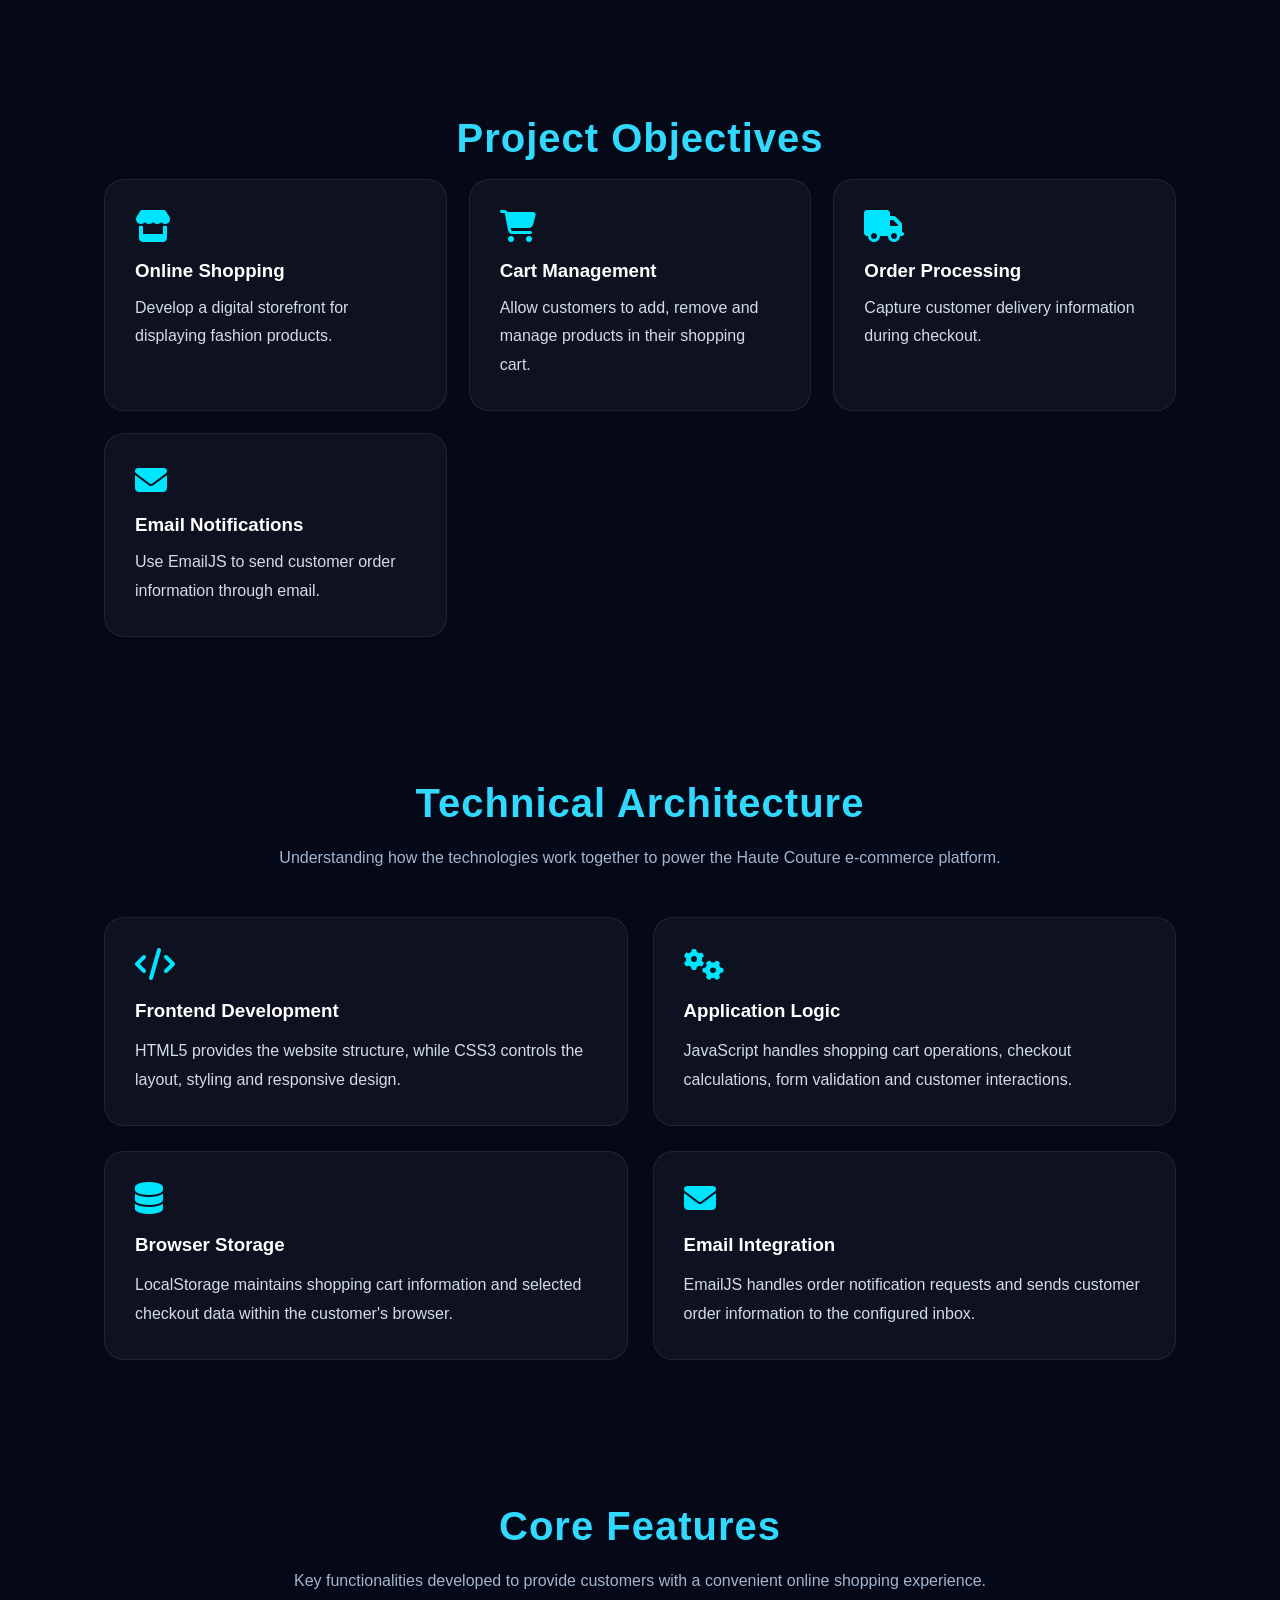
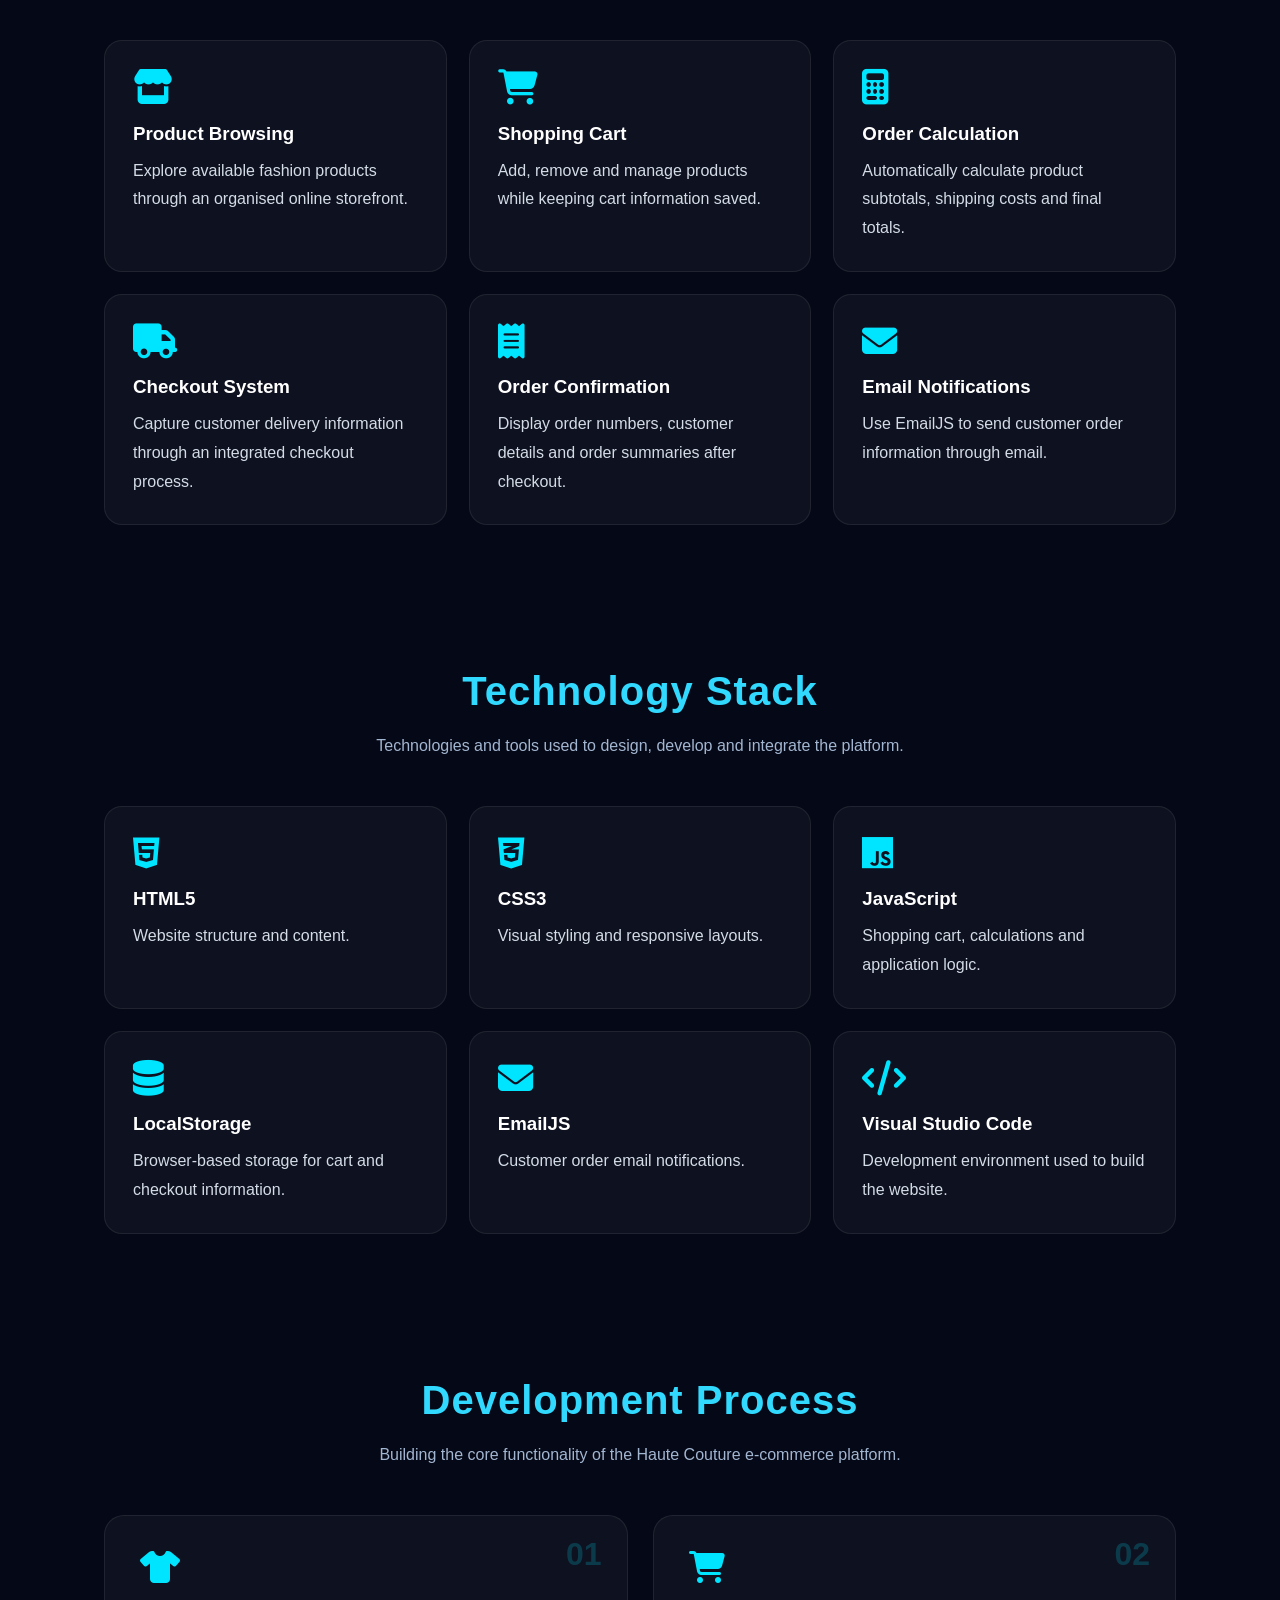
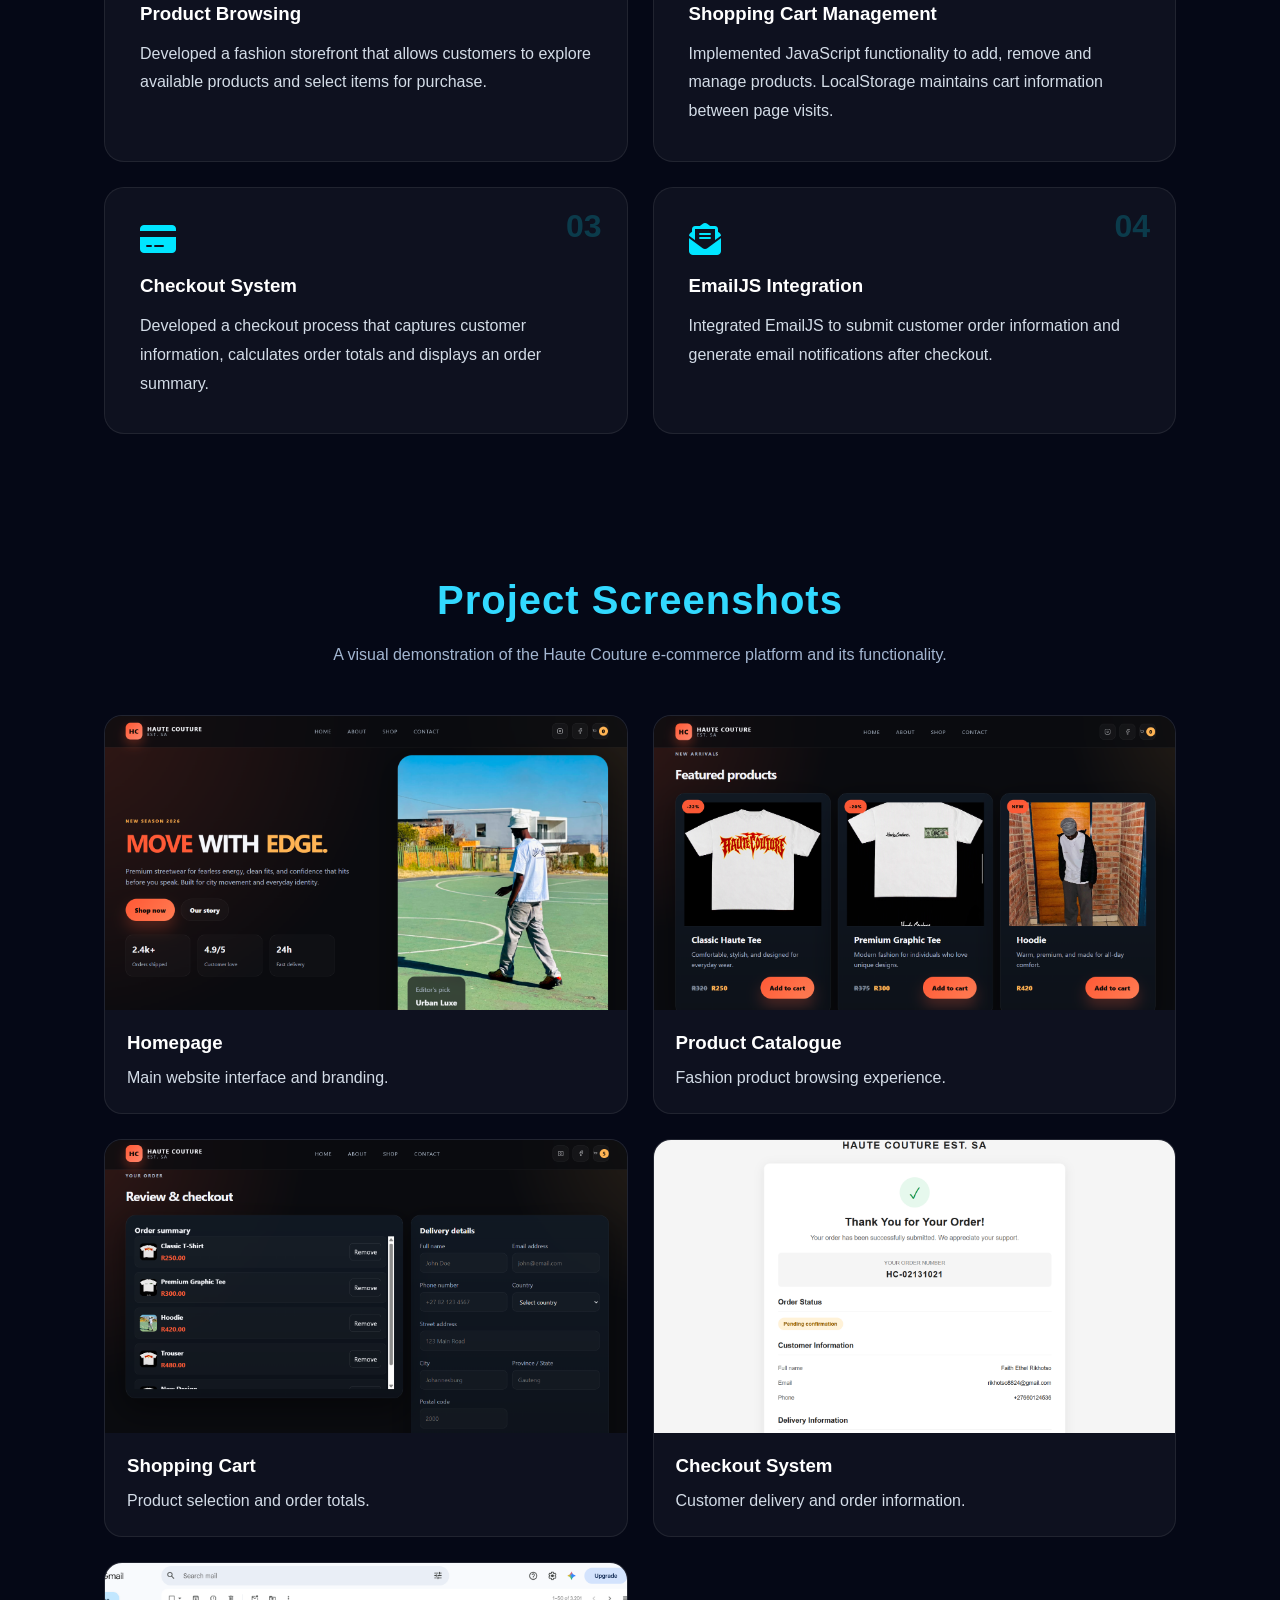
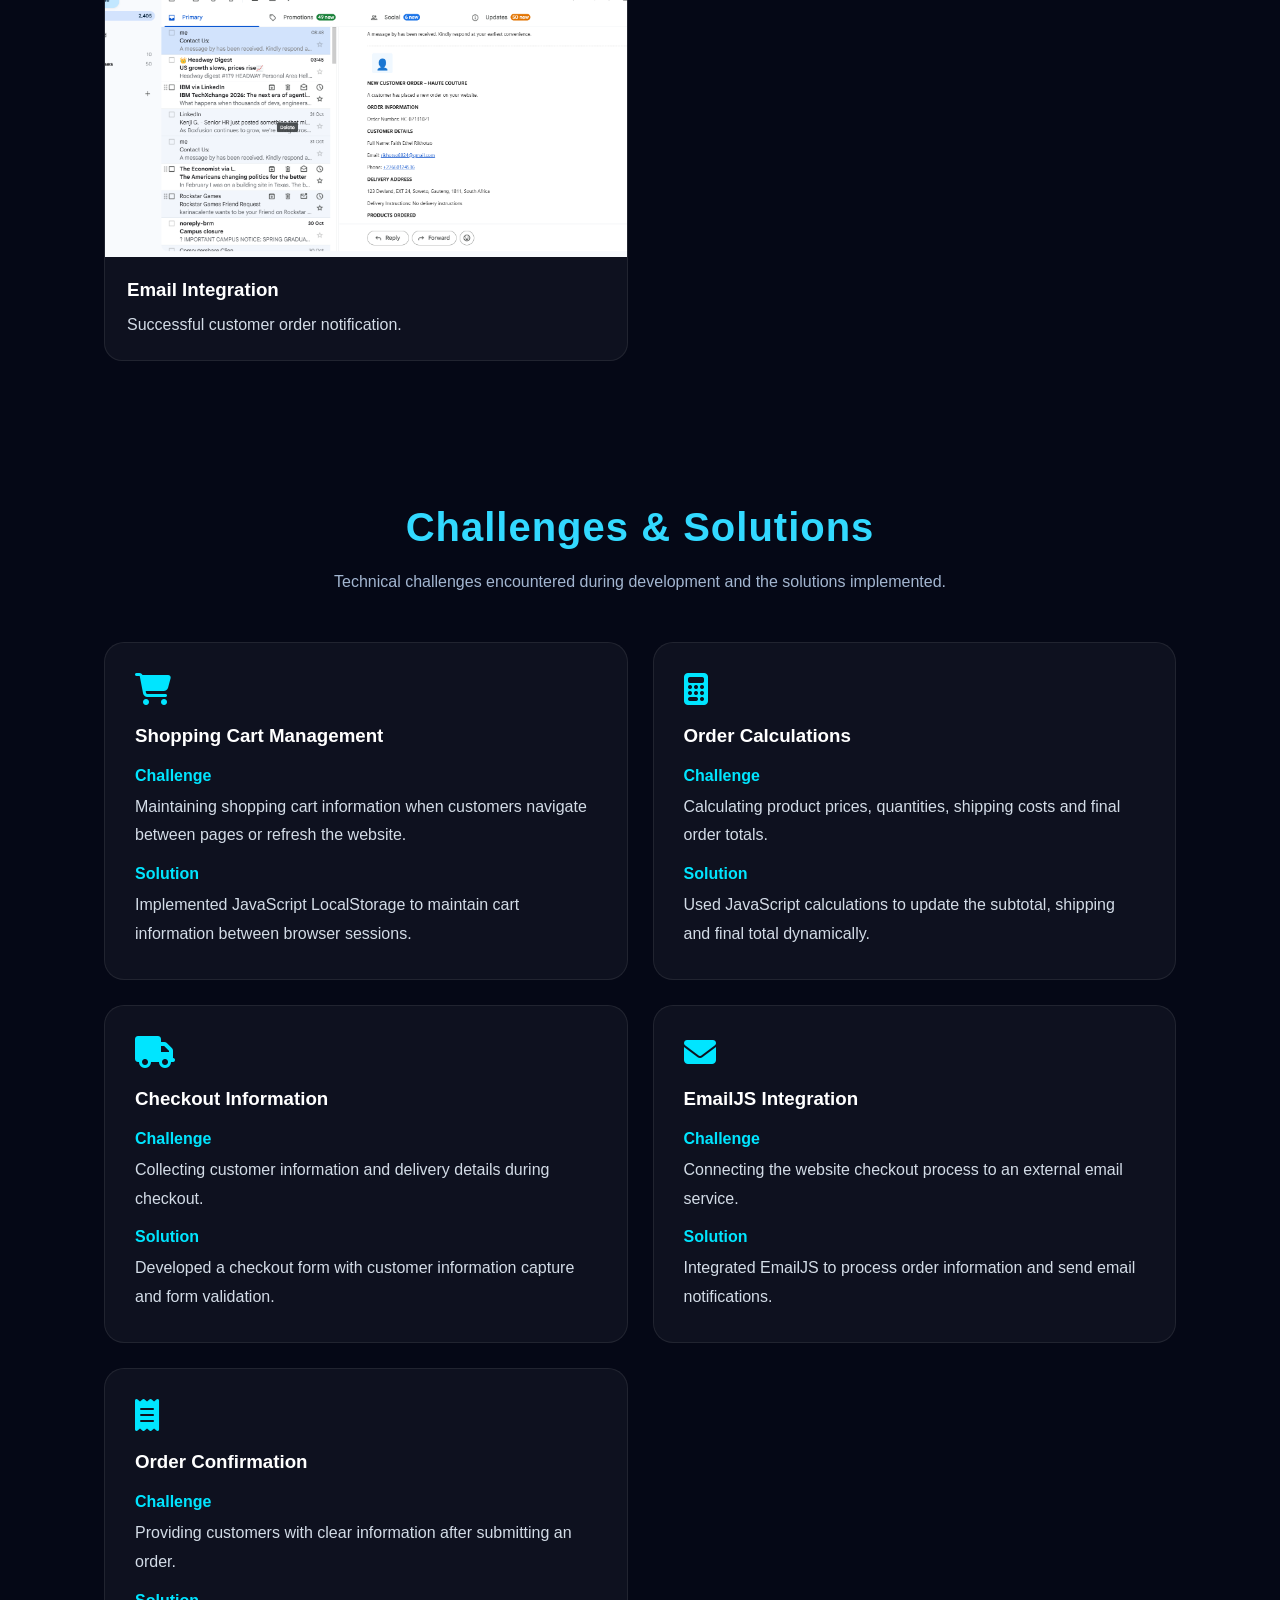
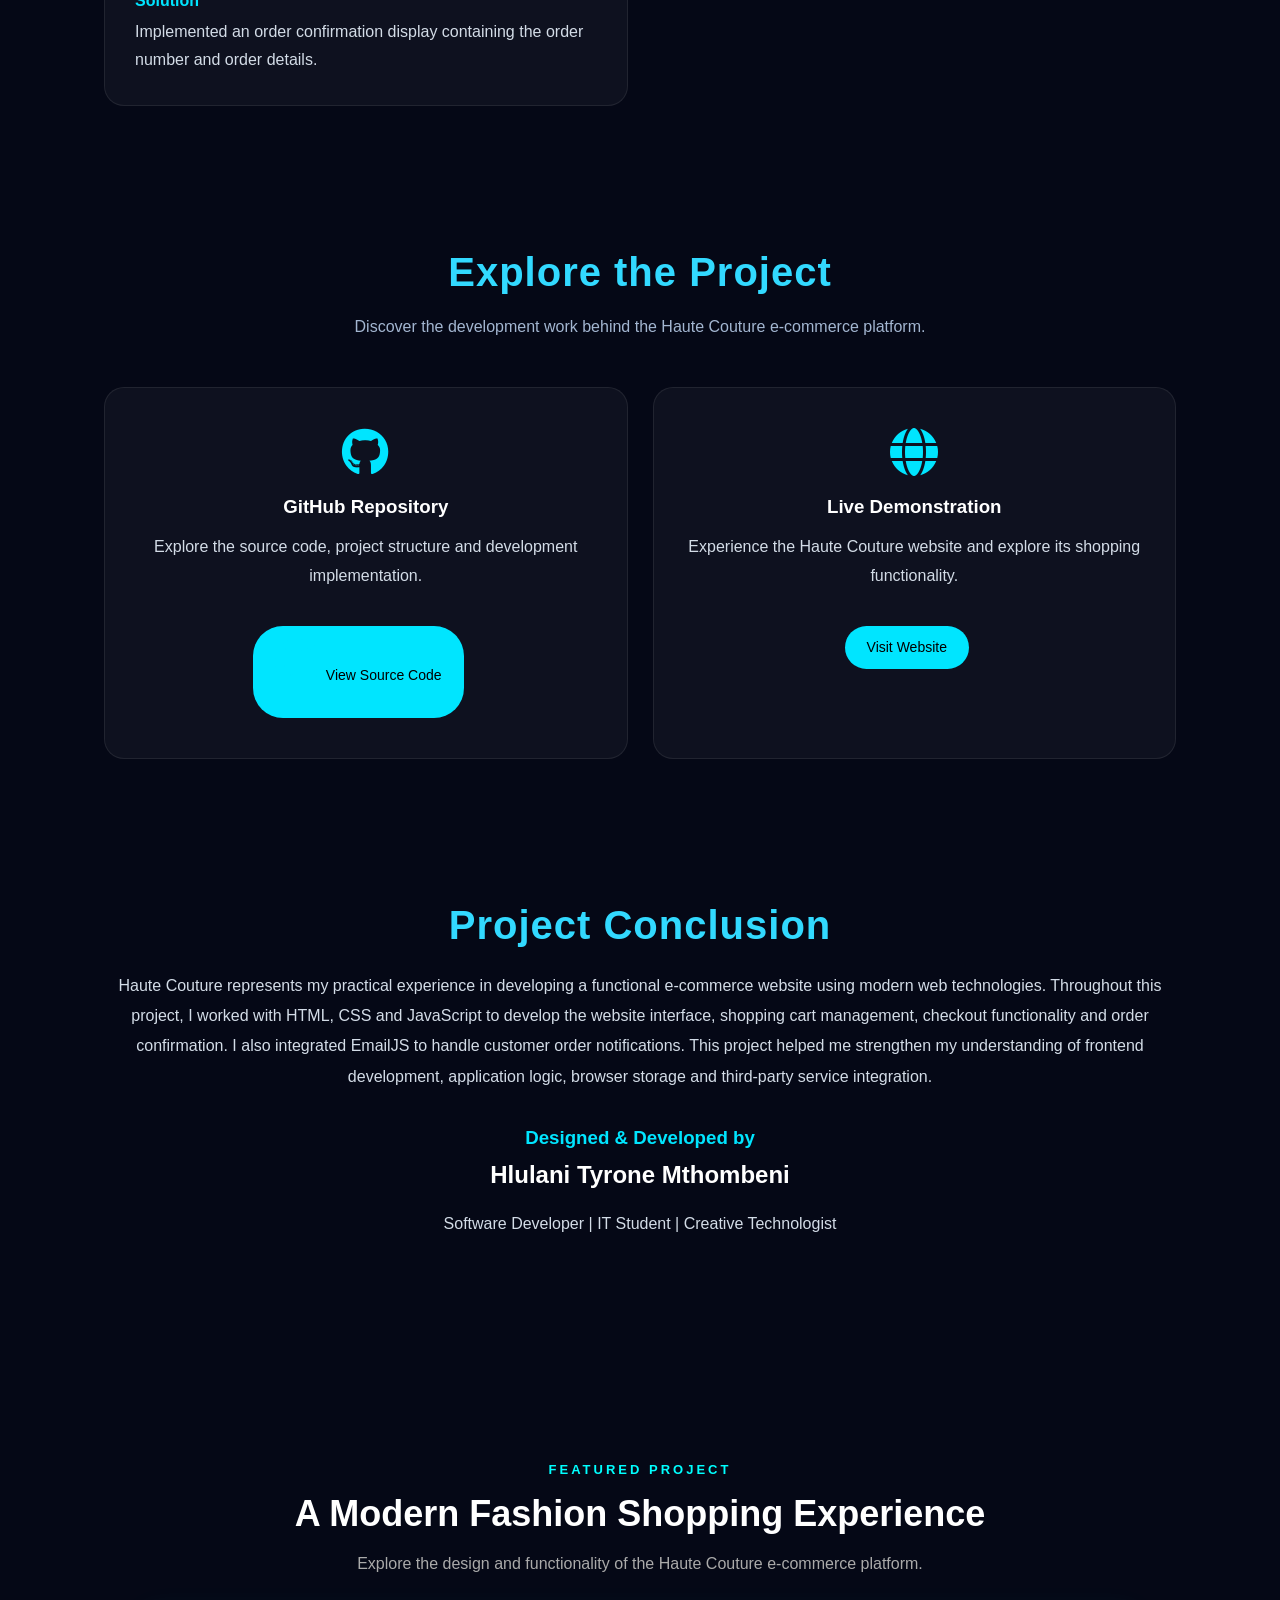
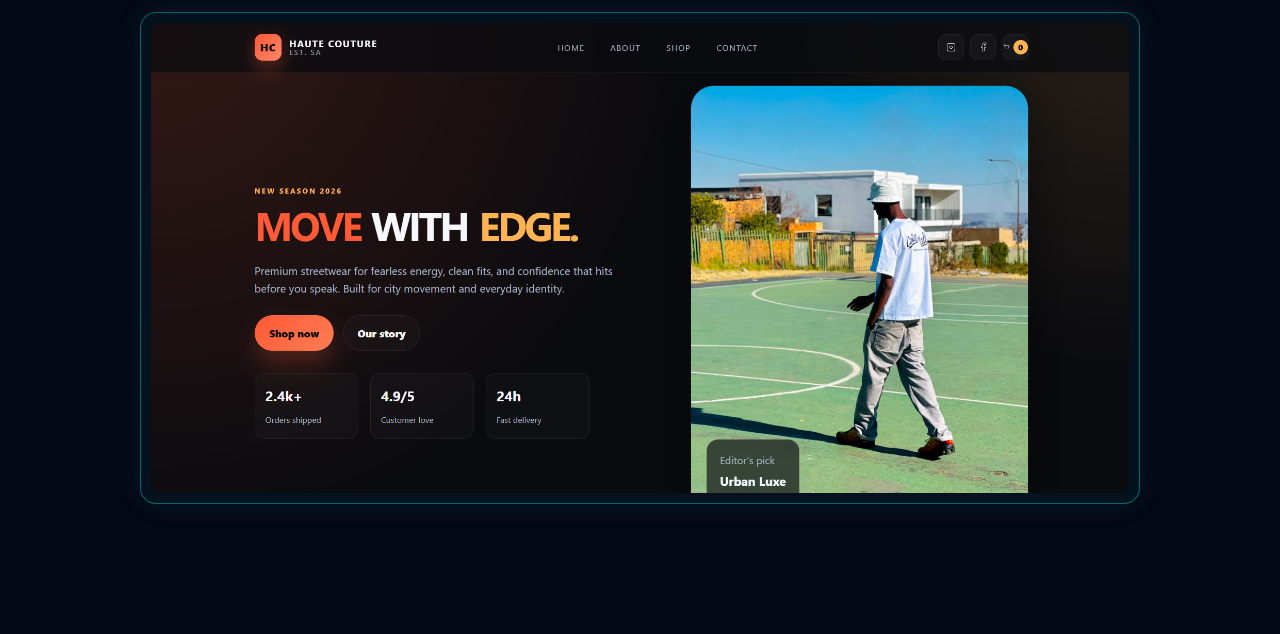
<file: Portfolio/Project/haute-couture.html>
<!DOCTYPE html>
<html lang="en">
<head>
    <meta charset="UTF-8">
    <meta name="viewport" content="width=device-width, initial-scale=1.0">

    <title>Haute Couture | Project Case Study</title>

    <!-- Existing portfolio styling -->
    <link rel="stylesheet" href="../style.css">

    <!-- Case study styling -->
    <link rel="stylesheet" href="case-study.css">

    <!-- Font Awesome -->
    <link rel="stylesheet"
    href="https://cdnjs.cloudflare.com/ajax/libs/font-awesome/6.5.2/css/all.min.css">
</head>

<body class="case-study">

    <header>
        <nav>
            <a href="../index.html" class="brand">
                <span>TYRONE</span>
            </a>

            <ul>
                <li><a href="../index.html">Portfolio</a></li>
                <li><a href="#overview">Overview</a></li>
                <li><a href="#features">Features</a></li>
                <li><a href="#technology">Technology</a></li>
                <li><a href="#problem">Problem</a></li>
                <li><a href="#objectives">Objectives</a></li>
                <li><a href="#architecture">Architecture</a></li>
                <li><a href="#development">Development</a></li>
                <li><a href="#screenshots">Screenshots</a></li>
                <li><a href="#challenges">Challenges</a></li>
                <li><a href="#project-links">Project Links</a></li>
            </ul>
        </nav>
    </header>

    <main>

        <section class="case-hero">
            <p>PROJECT CASE STUDY / 001</p>

            <h1>Haute Couture</h1>

            <h2>E-commerce Website Development</h2>

            <p>
                A fashion e-commerce platform designed to provide
                customers with a modern online shopping experience,
                featuring product browsing, shopping cart management
                and order processing.
            </p>

            <div class="buttons">
                <a href="#overview" class="btn">
                    Explore Project
                </a>
            </div>
        </section>

        
<section id="overview" class="project-overview">

    <h2 class="section-title">Project Overview</h2>

    <p class="section-subtitle">
        Understanding the purpose, objectives and development
        of the Haute Couture e-commerce platform.
    </p>

    <div class="overview-content">

        <div class="overview-description">

            <h3>About the Project</h3>

            <p>
                Haute Couture is a fashion e-commerce website
                developed to provide customers with a convenient
                online shopping experience.

                The platform allows customers to explore fashion
                products, add items to their shopping cart,
                review their orders and submit checkout information.
            </p>

            <p>
                The system was developed using HTML, CSS and
                JavaScript, with LocalStorage supporting cart
                management and EmailJS handling customer order
                notifications.
            </p>

        </div>

        <div class="overview-details">

            <div class="detail-card">
                <h4>Project Name</h4>
                <p>Haute Couture</p>
            </div>

            <div class="detail-card">
                <h4>Project Type</h4>
                <p>E-commerce Website</p>
            </div>

            <div class="detail-card">
                <h4>Development</h4>
                <p>Web Application</p>
            </div>

            <div class="detail-card">
                <h4>Developer</h4>
                <p>Hlulani Tyrone Mthombeni</p>
            </div>

            <div class="detail-card">
                <h4>Technologies</h4>
                <p>HTML, CSS, JavaScript, EmailJS</p>
            </div>

            <div class="detail-card">
                <h4>Project Status</h4>
                <p>Developed</p>
            </div>

        </div>

    </div>

</section>


<!-- PROBLEM STATEMENT -->

<section id="problem">

    <h2 class="section-title">Problem Statement</h2>

    <div class="overview-description">

        <p>
            Traditional shopping experiences can require
            customers to physically visit stores to browse
            available fashion products and place orders.

            This project addresses the need for a convenient
            digital shopping platform where customers can
            explore products and submit orders online.
        </p>

    </div>

</section>


<!-- PROJECT OBJECTIVES -->

<section id="objectives">

    <h2 class="section-title">Project Objectives</h2>

    <div class="objectives-grid">

        <div class="objective-card">
            <i class="fas fa-store"></i>
            <h3>Online Shopping</h3>
            <p>
                Develop a digital storefront for displaying
                fashion products.
            </p>
        </div>

        <div class="objective-card">
            <i class="fas fa-cart-shopping"></i>
            <h3>Cart Management</h3>
            <p>
                Allow customers to add, remove and manage
                products in their shopping cart.
            </p>
        </div>

        <div class="objective-card">
            <i class="fas fa-truck"></i>
            <h3>Order Processing</h3>
            <p>
                Capture customer delivery information
                during checkout.
            </p>
        </div>

        <div class="objective-card">
            <i class="fas fa-envelope"></i>
            <h3>Email Notifications</h3>
            <p>
                Use EmailJS to send customer order
                information through email.
            </p>
        </div>

    </div>

</section>
<!-- TECHNICAL ARCHITECTURE -->

<section id="architecture" class="architecture">

    <h2 class="section-title">Technical Architecture</h2>

    <p class="section-subtitle">
        Understanding how the technologies work together
        to power the Haute Couture e-commerce platform.
    </p>

    <div class="architecture-grid">

        <div class="architecture-card">
            <i class="fas fa-code"></i>
            <h3>Frontend Development</h3>
            <p>
                HTML5 provides the website structure,
                while CSS3 controls the layout, styling
                and responsive design.
            </p>
        </div>

        <div class="architecture-card">
            <i class="fas fa-gears"></i>
            <h3>Application Logic</h3>
            <p>
                JavaScript handles shopping cart operations,
                checkout calculations, form validation
                and customer interactions.
            </p>
        </div>

        <div class="architecture-card">
            <i class="fas fa-database"></i>
            <h3>Browser Storage</h3>
            <p>
                LocalStorage maintains shopping cart
                information and selected checkout data
                within the customer's browser.
            </p>
        </div>

        <div class="architecture-card">
            <i class="fas fa-envelope"></i>
            <h3>Email Integration</h3>
            <p>
                EmailJS handles order notification
                requests and sends customer order
                information to the configured inbox.
            </p>
        </div>

    </div>

</section>

 <!-- CORE FEATURES -->

<section id="features" class="core-features">

    <h2 class="section-title">Core Features</h2>

    <p class="section-subtitle">
        Key functionalities developed to provide
        customers with a convenient online shopping experience.
    </p>

    <div class="features-grid">

        <div class="feature-card">
            <i class="fas fa-store"></i>
            <h3>Product Browsing</h3>
            <p>Explore available fashion products through an organised online storefront.</p>
        </div>

        <div class="feature-card">
            <i class="fas fa-cart-shopping"></i>
            <h3>Shopping Cart</h3>
            <p>Add, remove and manage products while keeping cart information saved.</p>
        </div>

        <div class="feature-card">
            <i class="fas fa-calculator"></i>
            <h3>Order Calculation</h3>
            <p>Automatically calculate product subtotals, shipping costs and final totals.</p>
        </div>

        <div class="feature-card">
            <i class="fas fa-truck"></i>
            <h3>Checkout System</h3>
            <p>Capture customer delivery information through an integrated checkout process.</p>
        </div>

        <div class="feature-card">
            <i class="fas fa-receipt"></i>
            <h3>Order Confirmation</h3>
            <p>Display order numbers, customer details and order summaries after checkout.</p>
        </div>

        <div class="feature-card">
            <i class="fas fa-envelope"></i>
            <h3>Email Notifications</h3>
            <p>Use EmailJS to send customer order information through email.</p>
        </div>

    </div>

</section>


<!-- TECHNOLOGY STACK -->

<section id="technology" class="technology">

    <h2 class="section-title">Technology Stack</h2>

    <p class="section-subtitle">
        Technologies and tools used to design,
        develop and integrate the platform.
    </p>

    <div class="technology-grid">

        <div class="technology-card">
            <i class="fab fa-html5"></i>
            <h3>HTML5</h3>
            <p>Website structure and content.</p>
        </div>

        <div class="technology-card">
            <i class="fab fa-css3-alt"></i>
            <h3>CSS3</h3>
            <p>Visual styling and responsive layouts.</p>
        </div>

        <div class="technology-card">
            <i class="fab fa-js"></i>
            <h3>JavaScript</h3>
            <p>Shopping cart, calculations and application logic.</p>
        </div>

        <div class="technology-card">
            <i class="fas fa-database"></i>
            <h3>LocalStorage</h3>
            <p>Browser-based storage for cart and checkout information.</p>
        </div>

        <div class="technology-card">
            <i class="fas fa-envelope"></i>
            <h3>EmailJS</h3>
            <p>Customer order email notifications.</p>
        </div>

        <div class="technology-card">
            <i class="fas fa-code"></i>
            <h3>Visual Studio Code</h3>
            <p>Development environment used to build the website.</p>
        </div>

    </div>

</section>

      <!-- DEVELOPMENT PROCESS -->

<section id="development" class="development">

    <h2 class="section-title">Development Process</h2>

    <p class="section-subtitle">
        Building the core functionality of the
        Haute Couture e-commerce platform.
    </p>

    <div class="development-grid">

        <div class="development-card">

            <span class="step-number">01</span>

            <i class="fas fa-shirt"></i>

            <h3>Product Browsing</h3>

            <p>
                Developed a fashion storefront that
                allows customers to explore available
                products and select items for purchase.
            </p>

        </div>

        <div class="development-card">

            <span class="step-number">02</span>

            <i class="fas fa-cart-shopping"></i>

            <h3>Shopping Cart Management</h3>

            <p>
                Implemented JavaScript functionality
                to add, remove and manage products.
                LocalStorage maintains cart information
                between page visits.
            </p>

        </div>

        <div class="development-card">

            <span class="step-number">03</span>

            <i class="fas fa-credit-card"></i>

            <h3>Checkout System</h3>

            <p>
                Developed a checkout process that
                captures customer information,
                calculates order totals and displays
                an order summary.
            </p>

        </div>

        <div class="development-card">

            <span class="step-number">04</span>

            <i class="fas fa-envelope-open-text"></i>

            <h3>EmailJS Integration</h3>

            <p>
                Integrated EmailJS to submit customer
                order information and generate
                email notifications after checkout.
            </p>

        </div>

    </div>

</section>

<!-- PROJECT SCREENSHOTS -->

<section id="screenshots" class="screenshots">

    <h2 class="section-title">
        Project Screenshots
    </h2>

    <p class="section-subtitle">
        A visual demonstration of the Haute Couture
        e-commerce platform and its functionality.
    </p>

    <div class="screenshot-grid">

        <div class="screenshot-card">
            <img src="../Screenshot/sc 1.png"
                 alt="Haute Couture homepage">

            <div class="screenshot-info">
                <h3>Homepage</h3>
                <p>Main website interface and branding.</p>
            </div>
        </div>

        <div class="screenshot-card">
    <img src="../Screenshot/sc 2.png"
         alt="Haute Couture product catalogue">

    <div class="screenshot-info">
        <h3>Product Catalogue</h3>
        <p>Fashion product browsing experience.</p>
    </div>
</div>

        <div class="screenshot-card">
             <img src="../Screenshot/sc 3.png"
                 alt="Haute Couture shopping cart">

            <div class="screenshot-info">
                <h3>Shopping Cart</h3>
                <p>Product selection and order totals.</p>
            </div>
        </div>

        <div class="screenshot-card">
            <img src="../Screenshot/sc 5.png"
                 alt="Haute Couture checkout page">

            <div class="screenshot-info">
                <h3>Checkout System</h3>
                <p>Customer delivery and order information.</p>
            </div>
        </div>

           <div class="screenshot-card">
            <img src="../Screenshot/sc 6.png"
                 alt="Haute Couture email notification">

            <div class="screenshot-info">
                <h3>Email Integration</h3>
                <p>Successful customer order notification.</p>
            </div>
        </div>

    </div>

</section>

<!-- CHALLENGES AND SOLUTIONS -->

<section id="challenges" class="challenges">

    <h2 class="section-title">Challenges & Solutions</h2>

    <p class="section-subtitle">
        Technical challenges encountered during development
        and the solutions implemented.
    </p>

    <div class="challenges-grid">

        <div class="challenge-card">

            <i class="fas fa-cart-shopping"></i>

            <h3>Shopping Cart Management</h3>

            <h4>Challenge</h4>

            <p>
                Maintaining shopping cart information
                when customers navigate between pages
                or refresh the website.
            </p>

            <h4>Solution</h4>

            <p>
                Implemented JavaScript LocalStorage
                to maintain cart information between
                browser sessions.
            </p>

        </div>

        <div class="challenge-card">

            <i class="fas fa-calculator"></i>

            <h3>Order Calculations</h3>

            <h4>Challenge</h4>

            <p>
                Calculating product prices, quantities,
                shipping costs and final order totals.
            </p>

            <h4>Solution</h4>

            <p>
                Used JavaScript calculations to update
                the subtotal, shipping and final total
                dynamically.
            </p>

        </div>

        <div class="challenge-card">

            <i class="fas fa-truck"></i>

            <h3>Checkout Information</h3>

            <h4>Challenge</h4>

            <p>
                Collecting customer information
                and delivery details during checkout.
            </p>

            <h4>Solution</h4>

            <p>
                Developed a checkout form with
                customer information capture
                and form validation.
            </p>

        </div>

        <div class="challenge-card">

            <i class="fas fa-envelope"></i>

            <h3>EmailJS Integration</h3>

            <h4>Challenge</h4>

            <p>
                Connecting the website checkout
                process to an external email service.
            </p>

            <h4>Solution</h4>

            <p>
                Integrated EmailJS to process
                order information and send
                email notifications.
            </p>

        </div>

        <div class="challenge-card">

            <i class="fas fa-receipt"></i>

            <h3>Order Confirmation</h3>

            <h4>Challenge</h4>

            <p>
                Providing customers with clear
                information after submitting an order.
            </p>

            <h4>Solution</h4>

            <p>
                Implemented an order confirmation
                display containing the order number
                and order details.
            </p>

        </div>

    </div>

</section>

<!-- PROJECT LINKS AND CONCLUSION -->

<section id="project-links" class="project-links">

    <h2 class="section-title">Explore the Project</h2>

    <p class="section-subtitle">
        Discover the development work behind
        the Haute Couture e-commerce platform.
    </p>

    <div class="project-links-container">

        <div class="project-link-card">

            <i class="fab fa-github"></i>

            <h3>GitHub Repository</h3>

            <p>
                Explore the source code, project structure
                and development implementation.
            </p>

          <a href="https://github.com/tyrone360/Haute-Couture" target="_blank" rel="noopener noreferrer"
             class="btn">
         <i class="fab fa-github"></i>
               View Source Code
</a>

        </div>

        <div class="project-link-card">

            <i class="fas fa-globe"></i>

            <h3>Live Demonstration</h3>

            <p>
                Experience the Haute Couture website
                and explore its shopping functionality.
            </p>

            <a href="YOUR_LIVE_WEBSITE_LINK"
               target="_blank"
               class="btn">
                Visit Website
            </a>

        </div>

    </div>

</section>


<!-- PROJECT CONCLUSION -->

<section class="project-conclusion">

    <h2 class="section-title">Project Conclusion</h2>

    <p>
        Haute Couture represents my practical experience
        in developing a functional e-commerce website
        using modern web technologies.

        Throughout this project, I worked with HTML,
        CSS and JavaScript to develop the website
        interface, shopping cart management,
        checkout functionality and order confirmation.

        I also integrated EmailJS to handle customer
        order notifications.

        This project helped me strengthen my
        understanding of frontend development,
        application logic, browser storage and
        third-party service integration.
    </p>

    <h3>Designed & Developed by</h3>

    <h2>Hlulani Tyrone Mthombeni</h2>

    <p>Software Developer | IT Student | Creative Technologist</p>

</section>

     <!-- PROJECT PREVIEW -->

<section class="project-preview">

    <div class="preview-heading">
        <span>FEATURED PROJECT</span>
        <h2>A Modern Fashion Shopping Experience</h2>
        <p>
            Explore the design and functionality of the
            Haute Couture e-commerce platform.
        </p>
    </div>

    <div class="preview-image">
        <img src="../Screenshot/sc 1.png"
             alt="Haute Couture website homepage preview">
    </div>

</section>

    </main>

    <!-- BACK TO TOP BUTTON -->

<a href="#" class="back-to-top" aria-label="Back to top">
    <i class="fas fa-arrow-up"></i>
</a>

</body>
</html>
</file>
<file: Portfolio/Campus Connect/style.css>
* {
    margin: 0;
    padding: 0;
    box-sizing: border-box;
}

html {
    scroll-behavior: smooth;
}

body {
    font-family: Arial, sans-serif;
    background: #050816;
    color: #ffffff;
    line-height: 1.7;
}

a {
    text-decoration: none;
    color: inherit;
}

.header {
    display: flex;
    justify-content: space-between;
    align-items: center;
    padding: 22px 8%;
    border-bottom: 1px solid rgba(0, 229, 255, 0.15);
    background: #080d20;
}

.logo {
    font-size: 25px;
    font-weight: bold;
}

.logo span {
    color: #00e5ff;
}

.back-link {
    color: #00e5ff;
    font-weight: 600;
}

.hero {
    min-height: 480px;
    padding: 110px 10%;
    display: flex;
    flex-direction: column;
    justify-content: center;
    background: linear-gradient(135deg, #0b1530, #050816);
}

.eyebrow {
    color: #00e5ff;
    font-size: 13px;
    font-weight: bold;
    letter-spacing: 2px;
    margin-bottom: 15px;
}

.hero h1 {
    max-width: 850px;
    font-size: clamp(36px, 5vw, 58px);
    line-height: 1.15;
    margin-bottom: 22px;
}

.hero-description {
    max-width: 720px;
    color: #b8c5dc;
    font-size: 17px;
}

.hero-buttons {
    display: flex;
    flex-wrap: wrap;
    gap: 15px;
    margin-top: 30px;
}

.btn {
    display: inline-block;
    padding: 12px 23px;
    border-radius: 7px;
    background: #00e5ff;
    color: #050816;
    font-weight: bold;
    transition: 0.3s;
}

.btn:hover {
    transform: translateY(-3px);
    box-shadow: 0 5px 20px rgba(0, 229, 255, 0.2);
}

.btn.secondary {
    background: transparent;
    color: #00e5ff;
    border: 1px solid #00e5ff;
}

.content-section {
    padding: 75px 10%;
    border-bottom: 1px solid rgba(255, 255, 255, 0.07);
}

.content-section h2 {
    font-size: 32px;
    margin-bottom: 20px;
}

.content-section > p:not(.eyebrow) {
    max-width: 850px;
    color: #b8c5dc;
}

.feature-grid {
    display: grid;
    grid-template-columns: repeat(3, 1fr);
    gap: 20px;
    margin-top: 30px;
}

.feature-card {
    padding: 25px;
    background: #0c1530;
    border: 1px solid rgba(0, 229, 255, 0.15);
    border-radius: 12px;
    transition: 0.3s;
}

.feature-card:hover {
    transform: translateY(-5px);
    border-color: #00e5ff;
}

.feature-card h3 {
    color: #00e5ff;
    margin-bottom: 10px;
}

.feature-card p {
    color: #b8c5dc;
    font-size: 14px;
}

.tags {
    display: flex;
    flex-wrap: wrap;
    gap: 12px;
    margin-top: 25px;
}

.tags span {
    padding: 9px 16px;
    border-radius: 30px;
    background: #0c1530;
    border: 1px solid rgba(0, 229, 255, 0.3);
    color: #00e5ff;
    font-size: 13px;
}

/* SCREENSHOT GALLERY */

.screenshot-grid {
    display: grid;
    grid-template-columns: repeat(2, 1fr);
    gap: 28px;
    margin-top: 35px;
}

.screenshot-card {
    overflow: hidden;
    background: #0c1530;
    border: 1px solid rgba(0, 229, 255, 0.18);
    border-radius: 12px;
    transition: 0.3s;
}

.screenshot-card:hover {
    transform: translateY(-5px);
    border-color: #00e5ff;
}

.screenshot-card img {
    display: block;
    width: 100%;
    height: 260px;
    object-fit: contain;
    background: #02040c;
    padding: 10px;
}

.screenshot-card h3 {
    color: #00e5ff;
    padding: 15px 18px 5px;
}

.screenshot-card p {
    color: #b8c5dc;
    padding: 0 18px 18px;
    font-size: 14px;
}

footer {
    padding: 30px 8%;
    display: flex;
    justify-content: space-between;
    flex-wrap: wrap;
    gap: 15px;
    color: #b8c5dc;
    background: #080d20;
}

footer a {
    color: #00e5ff;
}

@media (max-width: 850px) {
    .feature-grid {
        grid-template-columns: repeat(2, 1fr);
    }
}

@media (max-width: 600px) {
    .header {
        padding: 18px 5%;
    }

    .hero {
        padding: 80px 6%;
    }

    .content-section {
        padding: 55px 6%;
    }

    .feature-grid,
    .screenshot-grid {
        grid-template-columns: 1fr;
    }

    .screenshot-card img {
        height: 220px;
    }

    footer {
        padding: 25px 6%;
        flex-direction: column;
    }
}
</file>
<file: Portfolio/Mining-Website/style.css>
/* ================================
   MINING WEBSITE CASE STUDY
================================ */

:root {
    --background: #050816;
    --surface: #101a2d;
    --surface-light: #17243a;
    --primary: #00e5ff;
    --text: #ffffff;
    --muted: #aab6c8;
    --border: rgba(0, 229, 255, 0.2);
}

* {
    margin: 0;
    padding: 0;
    box-sizing: border-box;
    scroll-behavior: smooth;
}

body {
    background: var(--background);
    color: var(--text);
    font-family: "DM Sans", sans-serif;
    line-height: 1.7;
}

a {
    text-decoration: none;
    color: inherit;
}

.header {
    width: 100%;
    padding: 20px 8%;
    background: rgba(5, 8, 22, 0.95);
    border-bottom: 1px solid var(--border);
    position: sticky;
    top: 0;
    z-index: 100;
    backdrop-filter: blur(12px);
}

.navbar {
    max-width: 1200px;
    margin: auto;
    display: flex;
    justify-content: space-between;
    align-items: center;
}

.brand {
    font-family: "Manrope", sans-serif;
    font-size: 25px;
    font-weight: 800;
    letter-spacing: 1px;
}

.brand span {
    color: var(--primary);
}

.back-link {
    color: var(--muted);
    transition: 0.3s;
}

.back-link:hover {
    color: var(--primary);
}

/* HERO */

.hero {
    min-height: 520px;
    padding: 120px 8%;
    display: flex;
    align-items: center;
    background:
        radial-gradient(circle at 80% 20%, rgba(0, 229, 255, 0.12), transparent 35%),
        linear-gradient(135deg, #050816, #101a2d);
}

.hero-content {
    max-width: 850px;
    margin: auto;
    width: 100%;
}

.eyebrow {
    color: var(--primary);
    font-size: 13px;
    font-weight: 700;
    letter-spacing: 3px;
    margin-bottom: 15px;
}

.hero h1 {
    font-family: "Manrope", sans-serif;
    font-size: clamp(38px, 6vw, 65px);
    line-height: 1.2;
    margin-bottom: 25px;
}

.hero h1 span {
    color: var(--primary);
}

.hero-description {
    color: var(--muted);
    font-size: 18px;
    max-width: 720px;
    margin-bottom: 35px;
}

.hero-buttons {
    display: flex;
    flex-wrap: wrap;
    gap: 15px;
}

.btn,
.btn-secondary {
    display: inline-block;
    padding: 13px 25px;
    border-radius: 6px;
    font-weight: 700;
    transition: 0.3s;
}

.btn {
    background: var(--primary);
    color: #050816;
}

.btn:hover {
    background: #ffffff;
    transform: translateY(-3px);
}

.btn-secondary {
    border: 1px solid var(--primary);
    color: var(--primary);
}

.btn-secondary:hover {
    background: var(--primary);
    color: #050816;
}

/* GENERAL SECTIONS */

.section {
    max-width: 1200px;
    margin: auto;
    padding: 85px 8%;
}

.section h2 {
    font-family: "Manrope", sans-serif;
    font-size: clamp(28px, 4vw, 40px);
    margin-bottom: 30px;
}

.section-description {
    color: var(--muted);
    margin-top: -15px;
    margin-bottom: 30px;
}

.content-card {
    background: var(--surface);
    border: 1px solid var(--border);
    border-radius: 12px;
    padding: 30px;
    transition: 0.3s;
}

.content-card:hover {
    border-color: var(--primary);
    transform: translateY(-4px);
}

.content-card p {
    color: var(--muted);
    margin-bottom: 15px;
}

.content-card p:last-child {
    margin-bottom: 0;
}

/* FEATURES */

.features-grid {
    display: grid;
    grid-template-columns: repeat(2, 1fr);
    gap: 22px;
}

.features-grid .content-card h3 {
    font-family: "Manrope", sans-serif;
    color: var(--primary);
    margin-bottom: 12px;
}

.features-grid .content-card p {
    margin-bottom: 0;
}

/* TECHNOLOGIES */

.tech-list {
    display: flex;
    flex-wrap: wrap;
    gap: 12px;
}

.tech-list span {
    background: var(--surface-light);
    border: 1px solid var(--border);
    color: var(--primary);
    padding: 10px 18px;
    border-radius: 30px;
    font-size: 14px;
    font-weight: 600;
}

/* LEARNING OUTCOMES */

.learning-list {
    padding-left: 22px;
    color: var(--muted);
}

.learning-list li {
    margin-bottom: 12px;
}

/* SCREENSHOT GALLERY */

.screenshot-gallery {
    display: grid;
    grid-template-columns: repeat(2, 1fr);
    gap: 25px;
    margin-top: 30px;
}

.screenshot-card {
    background: var(--surface);
    border: 1px solid var(--border);
    border-radius: 12px;
    overflow: hidden;
    transition: 0.3s;
}

.screenshot-card:hover {
    transform: translateY(-5px);
    border-color: var(--primary);
    box-shadow: 0 10px 30px rgba(0, 229, 255, 0.08);
}

.screenshot-card img {
    display: block;
    width: 100%;
    height: 260px;
    object-fit: cover;
    background: var(--surface-light);
}

.screenshot-card h3 {
    padding: 18px 20px;
    font-family: "Manrope", sans-serif;
    font-size: 17px;
    color: var(--primary);
}

/* SOURCE CODE */

.source-section {
    text-align: center;
    background: var(--surface);
    border-radius: 15px;
    margin-bottom: 80px;
    border: 1px solid var(--border);
}

.source-section p:not(.eyebrow) {
    color: var(--muted);
    max-width: 650px;
    margin: 0 auto 25px;
}

/* FOOTER */

.footer {
    text-align: center;
    padding: 30px 8%;
    border-top: 1px solid var(--border);
    color: var(--muted);
}

.footer a {
    display: inline-block;
    color: var(--primary);
    margin-top: 10px;
}

.footer a:hover {
    color: #ffffff;
}

/* RESPONSIVE DESIGN */

@media (max-width: 768px) {

    .header {
        padding: 18px 5%;
    }

    .hero {
        padding: 90px 7%;
    }

    .section {
        padding: 65px 7%;
    }

    .features-grid,
    .screenshot-gallery {
        grid-template-columns: 1fr;
    }

    .screenshot-card img {
        height: auto;
        max-height: 300px;
        object-fit: contain;
    }

    .hero-buttons {
        flex-direction: column;
        align-items: flex-start;
    }

    .btn,
    .btn-secondary {
        text-align: center;
    }

    .source-section {
        margin-left: 5%;
        margin-right: 5%;
    }

    .navbar {
        gap: 15px;
    }

    .brand {
        font-size: 21px;
    }

    .back-link {
        font-size: 13px;
    }
}
</file>
<file: Portfolio/System-Administration/style.css>
* {
    margin: 0;
    padding: 0;
    box-sizing: border-box;
}

html {
    scroll-behavior: smooth;
}

body {
    font-family: Arial, sans-serif;
    background: #050816;
    color: #ffffff;
    line-height: 1.7;
}

a {
    text-decoration: none;
    color: inherit;
}

.header {
    display: flex;
    justify-content: space-between;
    align-items: center;
    padding: 22px 8%;
    border-bottom: 1px solid rgba(0, 229, 255, 0.15);
    background: #080d20;
}

.logo {
    font-size: 25px;
    font-weight: bold;
}

.logo span {
    color: #00e5ff;
}

.back-link {
    color: #00e5ff;
    font-weight: 600;
}

.hero {
    min-height: 480px;
    padding: 110px 10%;
    display: flex;
    flex-direction: column;
    justify-content: center;
    background: linear-gradient(135deg, #0b1530, #050816);
}

.eyebrow {
    color: #00e5ff;
    font-size: 13px;
    font-weight: bold;
    letter-spacing: 2px;
    margin-bottom: 15px;
}

.hero h1 {
    max-width: 900px;
    font-size: clamp(36px, 5vw, 58px);
    line-height: 1.15;
    margin-bottom: 22px;
}

.hero-description {
    max-width: 720px;
    color: #b8c5dc;
    font-size: 17px;
}

.hero-buttons {
    display: flex;
    flex-wrap: wrap;
    gap: 15px;
    margin-top: 30px;
}

.btn {
    display: inline-block;
    padding: 12px 23px;
    border-radius: 7px;
    background: #00e5ff;
    color: #050816;
    font-weight: bold;
    transition: 0.3s;
}

.btn:hover {
    transform: translateY(-3px);
    box-shadow: 0 5px 20px rgba(0, 229, 255, 0.2);
}

.btn.secondary {
    background: transparent;
    color: #00e5ff;
    border: 1px solid #00e5ff;
}

.content-section {
    padding: 75px 10%;
    border-bottom: 1px solid rgba(255, 255, 255, 0.07);
}

.content-section h2 {
    font-size: 32px;
    margin-bottom: 20px;
}

.content-section > p:not(.eyebrow) {
    max-width: 850px;
    color: #b8c5dc;
}

.feature-grid {
    display: grid;
    grid-template-columns: repeat(3, 1fr);
    gap: 20px;
    margin-top: 30px;
}

.feature-card {
    padding: 25px;
    background: #0c1530;
    border: 1px solid rgba(0, 229, 255, 0.15);
    border-radius: 12px;
    transition: 0.3s;
}

.feature-card:hover {
    transform: translateY(-5px);
    border-color: #00e5ff;
}

.feature-card h3 {
    color: #00e5ff;
    margin-bottom: 10px;
}

.feature-card p {
    color: #b8c5dc;
    font-size: 14px;
}

.tags {
    display: flex;
    flex-wrap: wrap;
    gap: 12px;
    margin-top: 25px;
}

.tags span {
    padding: 9px 16px;
    border-radius: 30px;
    background: #0c1530;
    border: 1px solid rgba(0, 229, 255, 0.3);
    color: #00e5ff;
    font-size: 13px;
}

footer {
    padding: 30px 8%;
    display: flex;
    justify-content: space-between;
    flex-wrap: wrap;
    gap: 15px;
    color: #b8c5dc;
    background: #080d20;
}

footer a {
    color: #00e5ff;
}

@media (max-width: 850px) {
    .feature-grid {
        grid-template-columns: repeat(2, 1fr);
    }
}

@media (max-width: 600px) {
    .header {
        padding: 18px 5%;
    }

    .hero {
        padding: 80px 6%;
    }

    .content-section {
        padding: 55px 6%;
    }

    .feature-grid {
        grid-template-columns: 1fr;
    }

    footer {
        padding: 25px 6%;
        flex-direction: column;
    }
}
</file>
<file: Portfolio/style.css>
*{
margin:0;
padding:0;
box-sizing:border-box;
font-family:'Segoe UI',sans-serif;
scroll-behavior:smooth;
}

body{
background:#050816;
color:white;
overflow-x:hidden;
}

header{
position:fixed;
width:100%;
top:0;
background:rgba(0,0,0,0.7);
backdrop-filter:blur(10px);
padding:20px 8%;
z-index:1000;
}

nav{
display:flex;
justify-content:space-between;
align-items:center;
}

nav .brand{
display:flex;
align-items:center;
gap:12px;
text-decoration:none;
}

nav .brand img{
width:48px;
height:48px;
border-radius:50%;
object-fit:cover;
border:2px solid #00e5ff;
box-shadow:0 0 14px rgba(0,229,255,0.2);
}

nav .brand-text span{
color:#00e5ff;
font-size:1.7rem;
font-weight:700;
}

nav .brand-text small{
display:block;
font-size:0.75rem;
color:#cbd5e1;
letter-spacing:0.5px;
margin-top:-4px;
}

nav ul{
display:flex;
list-style:none;
gap:30px;
}

nav a{
color:white;
text-decoration:none;
transition:.3s;
}

nav a:hover{
color:#00e5ff;
}

.hero{
min-height:100vh;
display:flex;
justify-content:space-between;
align-items:center;
padding:120px 10%;
}

.hero-content{
max-width:600px;
}

.hero-content h1{
font-size:4rem;
color:#00e5ff;
}

.hero-content h2{
font-size:2rem;
margin:10px 0;
}

.hero-content p{
line-height:1.8;
margin-bottom:30px;
}

.hero-image img{
width:400px;
height:400px;
object-fit:cover;
border-radius:50%;
border:4px solid #00e5ff;
box-shadow:0 0 40px #00e5ff;
}

.btn,.btn2{
padding:12px 25px;
text-decoration:none;
border-radius:30px;
margin-right:15px;
transition:.4s;
}

.btn{
background:#00e5ff;
color:black;
}

.btn:hover{
box-shadow:0 0 25px #00e5ff;
}

.btn2{
border:2px solid #00e5ff;
color:#00e5ff;
}

.btn2:hover{
background:#00e5ff;
color:black;
}

section{
padding:70px 10%;
}

.section-title{
text-align:center;
font-size:3rem;
margin-bottom:15px;
color:#32d9ff;
letter-spacing:1px;
}

.section-subtitle{
max-width:820px;
margin:0 auto 45px;
text-align:center;
color:#a3b6d1;
line-height:1.8;
font-size:1rem;
}

.about-text{
max-width:900px;
margin:auto;
text-align:center;
line-height:2;
}

.timeline{
display:grid;
grid-template-columns:repeat(auto-fit,minmax(280px,1fr));
gap:32px;
}

.timeline-item{
background:rgba(255,255,255,0.04);
border:1px solid rgba(255,255,255,0.08);
padding:34px;
border-radius:24px;
transition:.4s;
min-height:220px;
}

.timeline-item:hover{
transform:translateY(-8px);
box-shadow:0 18px 45px rgba(0,229,255,0.14);
}

.timeline-head{
display:flex;
justify-content:space-between;
align-items:flex-start;
gap:15px;
margin-bottom:20px;
}

.timeline-head h3{
font-size:1.4rem;
line-height:1.2;
}

.timeline-date{
font-size:0.95rem;
color:#73f2ff;
font-weight:600;
white-space:nowrap;
}

.timeline-item p{
line-height:1.85;
color:#d1d9e8;
margin-bottom:12px;
}

.timeline-item p:last-child{
margin-bottom:0;
}

.milestone-figure{
    margin-top:14px;
    text-align:left;
}

.milestone-img{
    width:100%;
    height:150px;
    object-fit:cover;
    border-radius:12px;
    border:2px solid rgba(255,255,255,0.04);
    box-shadow:0 12px 30px rgba(0,0,0,0.45);
}

.module-groups{
    display:grid;
    grid-template-columns:repeat(auto-fit,minmax(260px,1fr));
    gap:24px;
}

.milestone-figure figcaption{
    font-size:0.9rem;
    color:#9fbfdc;
    margin-top:8px;
}

.module-group{
background:rgba(255,255,255,0.05);
padding:28px;
border:1px solid rgba(255,255,255,0.1);
border-radius:28px;
backdrop-filter:blur(14px);
transform: translateY(24px);
opacity: 0;
transition: opacity 0.6s ease, transform 0.6s ease;
}

.show .module-group{
transform: translateY(0);
opacity: 1;
}

.show .module-group:nth-child(1){transition-delay:0.08s;}
.show .module-group:nth-child(2){transition-delay:0.16s;}
.show .module-group:nth-child(3){transition-delay:0.24s;}
.show .module-group:nth-child(4){transition-delay:0.32s;}

.module-group h3{
font-size:1.7rem;
margin-bottom:18px;
color:#00e5ff;
}

.skill-card{
background:#0b1221;
padding:18px;
margin-bottom:15px;
border-radius:16px;
transition:.3s;
text-align:left;
}

.skill-card:hover{
transform:translateY(-5px);
box-shadow:0 15px 35px rgba(0,229,255,0.15);
}


.projects-grid {
    display: grid;
    grid-template-columns: repeat(auto-fit, minmax(300px, 1fr));
    gap: 28px;
    align-items: stretch;
}

.project-card {
    background: linear-gradient(145deg, #111827, #0b1221);
    border: 1px solid rgba(0, 229, 255, 0.12);
    padding: 24px;
    border-radius: 24px;
    display: flex;
    flex-direction: column;
    gap: 16px;
    min-height: 100%;
    transition: transform 0.4s ease, box-shadow 0.4s ease,
                border-color 0.4s ease, opacity 0.5s ease;
    opacity: 0;
    transform: translateY(30px);
}

.show .project-card {
    opacity: 1;
    transform: translateY(0);
}

.show .project-card:nth-child(1) { transition-delay: 0.08s; }
.show .project-card:nth-child(2) { transition-delay: 0.16s; }
.show .project-card:nth-child(3) { transition-delay: 0.24s; }
.show .project-card:nth-child(4) { transition-delay: 0.32s; }
.show .project-card:nth-child(5) { transition-delay: 0.40s; }
.show .project-card:nth-child(6) { transition-delay: 0.48s; }

.project-card:hover {
    transform: translateY(-10px);
    border-color: #00e5ff;
    box-shadow: 0 18px 45px rgba(0, 229, 255, 0.16);
}

.project-card img {
    width: 100%;
    height: 220px;
    min-height: 220px;
    object-fit: cover;
    border-radius: 16px;
    transition: transform 0.4s ease;
}

.project-card:hover img {
    transform: scale(1.025);
}

.project-card h3 {
    margin: 0;
    font-size: 1.6rem;
    color: #32d9ff;
}

.project-card p {
    margin: 0;
    line-height: 1.8;
    color: #d3dce7;
}

.project-card .btn,
.project-card .btn2 {
    display: inline-block;
    text-align: center;
    margin: 0;
    margin-top: auto;
}

.project-card .btn2 {
    margin-top: -6px;
}

.gallery{
display:grid;
grid-template-columns:repeat(auto-fit,minmax(300px,1fr));
gap:24px;
margin-top:34px;
}

.gallery img{
width:100%;
border-radius:20px;
transition:.4s;
min-height:240px;
object-fit:cover;
}

.life-grid{
display:grid;
grid-template-columns:repeat(auto-fit,minmax(280px,1fr));
gap:24px;
margin-top:35px;
}

.life-card{
background:rgba(255,255,255,0.06);
border:1px solid rgba(255,255,255,0.12);
border-radius:26px;
padding:24px;
transition: transform 0.5s ease, box-shadow 0.5s ease, opacity 0.5s ease;
opacity:0;
transform:translateY(30px);
}

.show .life-card{
opacity:1;
transform:translateY(0);
}

.show .life-card:nth-child(1){transition-delay:0.08s;}
.show .life-card:nth-child(2){transition-delay:0.16s;}
.show .life-card:nth-child(3){transition-delay:0.24s;}
.show .life-card:nth-child(4){transition-delay:0.32s;}

.life-card:hover{
transform:translateY(-8px);
box-shadow:0 18px 45px rgba(0,229,255,0.14);
}

.cert-list{
    margin-top:12px;
}

.cert-list h4{
    margin:0 0 8px;
    font-size:1rem;
    color:#73f2ff;
}

.cert-list ul{
    list-style:disc;
    padding-left:20px;
    margin:0;
}

.cert-list li{
    font-size:0.95rem;
    color:#d3dce7;
    margin-bottom:6px;
}

.life-card img{
width:100%;
border-radius:20px;
object-fit:cover;
min-height:210px;
margin-bottom:18px;
}

.life-card h3{
margin:0 0 10px;
font-size:1.6rem;
}

.life-card p{
margin:0;
line-height:1.8;
color:#d3dce7;
}

.gallery{
display:grid;
grid-template-columns:repeat(auto-fit,minmax(300px,1fr));
gap:20px;
}

.gallery img{
width:100%;
border-radius:20px;
transition:.4s;
}

.gallery img:hover{
transform:scale(1.05);
}

.certificate-grid{
display:grid;
grid-template-columns:repeat(auto-fit,minmax(260px,1fr));
gap:25px;
}

.certificate-card{
background:#111827;
border:1px solid rgba(255,255,255,0.08);
border-radius:24px;
padding:22px;
text-align:center;
transition: transform 0.5s ease, box-shadow 0.5s ease, opacity 0.5s ease;
opacity:0;
transform:translateY(30px);
}

.show .certificate-card{
opacity:1;
transform:translateY(0);
}

.show .certificate-card:nth-child(1){transition-delay:0.08s;}
.show .certificate-card:nth-child(2){transition-delay:0.16s;}

.certificate-card:hover{
transform:translateY(-8px);
box-shadow:0 20px 50px rgba(0,229,255,0.18);
}

.certificate-card img{
width:100%;
border-radius:18px;
margin-bottom:18px;
object-fit:cover;
height:220px;
}

.certificate-card h3{
margin-bottom:12px;
color:#00e5ff;
}

.certificate-card p{
line-height:1.8;
color:#cbd5e1;
}

.socials{
display:flex;
justify-content:center;
gap:25px;
margin-bottom:40px;
}

.socials a{
font-size:2rem;
color:#00e5ff;
transition:.4s;
}

.socials a:hover{
transform:scale(1.3);
}

form{
max-width:600px;
margin:auto;
display:flex;
flex-direction:column;
gap:15px;
}

input,textarea{
padding:15px;
border:none;
border-radius:10px;
background:#111827;
color:white;
}

button{
padding:15px;
border:none;
border-radius:10px;
background:#00e5ff;
font-size:1rem;
cursor:pointer;
}

footer{
text-align:center;
padding:30px;
background:#111827;
}

.contact-grid{
display:grid;
grid-template-columns:1fr;
gap:30px;
max-width:900px;
margin:auto;
}

.contact-card{
background:#111827;
padding:40px;

}

.fade{
box-shadow:0 20px 50px rgba(0,0,0,0.35);
}

.contact-card--wide{
background:linear-gradient(135deg, rgba(0,229,255,0.14), rgba(0,146,255,0.12));
}

.contact-card h3{
font-size:2.2rem;
margin-bottom:15px;
color:#32d9ff;
}

.contact-card p{
line-height:1.9;
margin-bottom:16px;
}

.contact-card a{
color:#73f2ff;
text-decoration:none;
}

.contact-card p i{
    margin-right:10px;
    color:#00e5ff;
    width:18px;
    display:inline-block;
    text-align:center;
}

.contact-card p a{
    color:#cfeeff;
}

@media (max-width: 900px) {
    .hero{
        flex-direction: column-reverse;
        text-align: center;
        padding: 140px 6%;
    }

    .hero-image,
    .hero-content{
        width: 100%;
    }

    .hero-image img{
        width: 320px;
        height: 320px;
        margin: auto;
    }

    nav ul{
        flex-wrap: wrap;
        justify-content: center;
        gap: 15px;
    }

    section{
        padding: 80px 6%;
    }

    .contact-grid{
        grid-template-columns: 1fr;
    }
}

.fade{
    opacity: 0;
    transform: translateY(50px);
    transition: 1s ease;
}

.fade.show{
    opacity: 1;
    transform: translateY(0);
}

.slide-left,
.slide-right{
    opacity: 0;
    transition: 1s ease;
}

.slide-left{
    transform: translateX(-80px);
}

.slide-right{
    transform: translateX(80px);
}

.fade.show .slide-left,
.fade.show .slide-right{
    opacity: 1;
    transform: translateX(0);
}

/* RESPONSIVE PORTFOLIO IMPROVEMENTS */

@media (max-width: 768px) {

    header {
        padding: 15px 5%;
    }

    nav {
        flex-direction: column;
        gap: 18px;
    }

    nav ul {
        gap: 12px 18px;
        padding: 0;
    }

    nav ul li a {
        font-size: 0.85rem;
    }

    .hero {
        min-height: auto;
        padding: 150px 6% 70px;
        gap: 35px;
    }

    .hero-content h1 {
        font-size: 2.5rem;
    }

    .hero-content h2 {
        font-size: 1.4rem;
    }

    .hero-image img {
        width: 240px;
        height: 240px;
    }

    .section-title {
        font-size: 2.2rem;
    }

    .projects-grid {
        grid-template-columns: 1fr;
    }

    .project-card {
        padding: 20px;
    }

    .project-card img {
        height: 210px;
    }

    .project-card .btn,
    .project-card .btn2 {
        width: 100%;
        margin: 0;
    }

    .contact-card {
        padding: 25px;
    }
}

@media (max-width: 480px) {

    .hero-content h1 {
        font-size: 2rem;
    }

    .hero-image img {
        width: 200px;
        height: 200px;
    }

    nav ul {
        gap: 10px 14px;
    }

    section {
        padding: 65px 5%;
    }

    .section-title {
        font-size: 1.8rem;
    }
}

/* ACCESSIBILITY IMPROVEMENTS */

/* Clear keyboard focus indicators */
a:focus-visible,
button:focus-visible,
input:focus-visible,
textarea:focus-visible {
    outline: 3px solid #00e5ff;
    outline-offset: 4px;
    border-radius: 6px;
}

/* Improve text selection visibility */
::selection {
    background: #00e5ff;
    color: #050816;
}

/* Respect reduced-motion preferences */
@media (prefers-reduced-motion: reduce) {
    *,
    *::before,
    *::after {
        scroll-behavior: auto !important;
        animation-duration: 0.01ms !important;
        animation-iteration-count: 1 !important;
        transition-duration: 0.01ms !important;
    }
}

/* CONTACT FORM */

#contact-form {
    width: 100%;
    max-width: 100%;
    margin: 0;
}

#contact-form input,
#contact-form textarea {
    width: 100%;
    padding: 15px;
    background: #080d1c;
    border: 1px solid rgba(0, 229, 255, 0.2);
    border-radius: 12px;
    color: white;
    font-size: 1rem;
}

#contact-form input:focus,
#contact-form textarea:focus {
    outline: 2px solid #00e5ff;
    border-color: #00e5ff;
}

#contact-form textarea {
    resize: vertical;
}

#contact-form button {
    width: 100%;
    background: #00e5ff;
    color: #050816;
    font-weight: 700;
    transition: 0.3s;
}

#contact-form button:hover {
    box-shadow: 0 0 20px rgba(0, 229, 255, 0.4);
    transform: translateY(-2px);
}

#form-status {
    font-size: 0.9rem;
    margin-top: 5px;
}

/* =========================================
   RESPONSIVE NAVIGATION AND BUTTONS
   CampusConnect
========================================= */

/* Make sizing predictable */
*,
*::before,
*::after {
    box-sizing: border-box;
}

/* NAVIGATION */
.header {
    width: 100%;
}

.navbar {
    width: 100%;
    max-width: 1200px;
    margin: 0 auto;
    padding: 14px 5%;
    display: flex;
    align-items: center;
    justify-content: space-between;
    gap: 20px;
}

.brand {
    display: inline-flex;
    align-items: center;
    gap: 10px;
    text-decoration: none;
    flex-shrink: 0;
}

.nav-links {
    display: flex;
    align-items: center;
    justify-content: center;
    flex-wrap: wrap;
    gap: 10px 22px;
    list-style: none;
    margin: 0;
    padding: 0;
}

.nav-links a {
    display: inline-block;
    padding: 9px 12px;
    font-size: 14px;
    text-decoration: none;
    white-space: nowrap;
}

/* BUTTONS */
.btn {
    display: inline-flex;
    align-items: center;
    justify-content: center;
    max-width: 100%;
    padding: 12px 22px;
    font-size: 14px;
    line-height: 1.4;
    text-align: center;
    text-decoration: none;
    white-space: normal;
    overflow-wrap: break-word;
    cursor: pointer;
}

.hero-buttons {
    display: flex;
    flex-wrap: wrap;
    align-items: center;
    gap: 12px;
}

.details-btn {
    padding: 10px 16px;
    font-size: 13px;
}

/* TABLETS */
@media (max-width: 900px) {
    .navbar {
        flex-wrap: wrap;
        justify-content: center;
        gap: 12px;
        padding: 14px 4%;
    }

    .nav-links {
        width: 100%;
        justify-content: center;
        gap: 6px 12px;
    }

    .nav-links a {
        padding: 8px 10px;
        font-size: 13px;
    }

    .btn {
        padding: 11px 18px;
        font-size: 13px;
    }
}

/* MOBILE PHONES */
@media (max-width: 600px) {
    .navbar {
        flex-direction: column;
        align-items: center;
        padding: 12px 16px;
        gap: 10px;
    }

    .brand {
        justify-content: center;
    }

    .nav-links {
        display: grid;
        grid-template-columns: repeat(3, minmax(0, 1fr));
        width: 100%;
        gap: 6px;
    }

    .nav-links li {
        min-width: 0;
        text-align: center;
    }

    .nav-links a {
        display: block;
        width: 100%;
        padding: 9px 3px;
        font-size: 12px;
        white-space: normal;
        overflow-wrap: anywhere;
    }

    .hero-buttons {
        width: 100%;
        gap: 10px;
    }

    .hero-buttons .btn {
        flex: 1 1 140px;
        padding: 11px 12px;
        font-size: 13px;
    }

    .btn {
        padding: 10px 15px;
        font-size: 13px;
    }

    .details-btn {
        width: 100%;
        padding: 10px 12px;
        font-size: 12px;
    }

    .community-content .btn {
        max-width: 100%;
    }
}

/* VERY SMALL PHONES */
@media (max-width: 380px) {
    .navbar {
        padding: 10px;
    }

    .nav-links {
        grid-template-columns: repeat(2, minmax(0, 1fr));
        gap: 5px;
    }

    .nav-links a {
        font-size: 11px;
        padding: 8px 4px;
    }

    .hero-buttons {
        flex-direction: column;
        align-items: stretch;
    }

    .hero-buttons .btn {
        width: 100%;
        flex: none;
    }

    .btn {
        font-size: 12px;
        padding: 9px 12px;
    }
}

/* =====================================
   TYRONE PORTFOLIO LOADING SCREEN
===================================== */

.portfolio-loader {
    position: fixed;
    inset: 0;
    z-index: 99999;
    display: flex;
    align-items: center;
    justify-content: center;
    background: #050816;
    color: #ffffff;
    text-align: center;
    transition: opacity 0.6s ease, visibility 0.6s ease;
}

.portfolio-loader.loader-hidden {
    opacity: 0;
    visibility: hidden;
}

.loader-content {
    width: min(85%, 420px);
}

.loader-content h1 {
    color: #00e5ff;
    font-size: 42px;
    letter-spacing: 8px;
    margin-bottom: 12px;
}

.loader-content p {
    color: #b8c5d8;
    letter-spacing: 2px;
    font-size: 13px;
}

.loader-bar {
    width: 100%;
    height: 6px;
    margin: 30px 0 12px;
    background: #1b2942;
    border-radius: 20px;
    overflow: hidden;
}

#loader-progress {
    width: 0%;
    height: 100%;
    background: #00e5ff;
    border-radius: 20px;
    box-shadow: 0 0 15px #00e5ff;
    transition: width 0.1s linear;
}

#loader-percentage {
    color: #00e5ff;
    font-size: 14px;
    font-weight: bold;
}

.loader-content .loader-message {
    margin-top: 22px;
    font-size: 12px;
    letter-spacing: 1px;
}


/* =====================================
   FUTURISTIC TYRONE LOADER
===================================== */

.loader-content {
    width: min(88%, 480px);
    text-align: center;
}

.loader-brand {
    margin-bottom: 25px;
}

.loader-brand img {
    width: 110px;
    height: 110px;
    object-fit: cover;
    border-radius: 50%;
    border: 3px solid #00e5ff;
    box-shadow: 0 0 20px rgba(0, 229, 255, 0.5);
    animation: logoGlow 2s ease-in-out infinite alternate;
}

.loader-headline {
    color: #00e5ff;
    font-size: clamp(22px, 5vw, 34px);
    letter-spacing: 4px;
    margin: 12px 0;
}

.loader-intro {
    color: #b8c5d8;
    font-size: 14px;
    letter-spacing: 2px;
}

.loader-road {
    position: relative;
    width: 100%;
    height: 75px;
    margin: 35px 0 20px;
    overflow: hidden;
    border-top: 2px solid rgba(0, 229, 255, 0.4);
    border-bottom: 2px solid rgba(0, 229, 255, 0.4);
    background: linear-gradient(
        180deg,
        #101d32,
        #07101f,
        #101d32
    );
}

.loader-road::before {
    content: "";
    position: absolute;
    top: 36px;
    left: 0;
    width: 200%;
    height: 3px;
    background: repeating-linear-gradient(
        90deg,
        #00e5ff 0 35px,
        transparent 35px 65px
    );
    animation: roadMove 0.6s linear infinite;
}

.loader-car {
    position: absolute;
    top: 8px;
    left: 0;
    width: 85px;
    height: 55px;
    z-index: 2;
    animation: carDrive 3s ease-in-out infinite alternate;
    filter: drop-shadow(0 0 9px #00e5ff);
}

.loader-car svg {
    width: 100%;
    height: 100%;
}

.loader-bar {
    height: 7px;
    background: #1b2942;
    border-radius: 20px;
    overflow: hidden;
    margin: 25px 0 12px;
}

#loader-progress {
    background: linear-gradient(90deg, #0077ff, #00e5ff);
    box-shadow: 0 0 15px #00e5ff;
}

#loader-percentage {
    color: #00e5ff;
    font-size: 16px;
    font-weight: bold;
}

.loader-message {
    min-height: 20px;
    color: #ffffff;
    font-size: 13px;
    letter-spacing: 1px;
}

.loader-footer {
    margin-top: 28px;
    color: #00e5ff;
    font-size: 10px;
    letter-spacing: 2px;
}

@keyframes carDrive {
    from { transform: translateX(0); }
    to { transform: translateX(calc(min(88vw, 480px) - 90px)); }
}

@keyframes roadMove {
    from { transform: translateX(0); }
    to { transform: translateX(-65px); }
}

@keyframes logoGlow {
    from { box-shadow: 0 0 12px rgba(0, 229, 255, 0.3); }
    to { box-shadow: 0 0 28px rgba(0, 229, 255, 0.8); }
}

/* =========================================
   TYRONE PORTFOLIO - FLOATING GLASS NAVBAR
   ========================================= */

header {
    position: sticky;
    top: 0;
    width: 100%;
    padding: 12px 4%;
    background: transparent;
    backdrop-filter: none;
    -webkit-backdrop-filter: none;
    z-index: 1000;
}

header > nav {
    width: 100%;
    max-width: 1400px;
    min-height: 64px;
    margin: 0 auto;
    padding: 8px 22px;
    display: flex;
    flex-direction: row;
    align-items: center;
    justify-content: space-between;
    gap: 20px;
    border: 1px solid rgba(0, 229, 255, 0.22);
    border-radius: 999px;
    background: rgba(5, 8, 22, 0.94);
    box-shadow:
        0 10px 35px rgba(0, 0, 0, 0.30),
        0 0 18px rgba(0, 229, 255, 0.06);
}

@supports (backdrop-filter: blur(12px)) {
    header > nav {
        background: rgba(5, 8, 22, 0.76);
        backdrop-filter: blur(14px) saturate(160%);
        -webkit-backdrop-filter: blur(14px) saturate(160%);
    }
}

header > nav .brand {
    flex-shrink: 0;
    gap: 10px;
}

header > nav .brand img {
    width: 42px;
    height: 42px;
}

header > nav .brand-text span {
    font-size: 1.35rem;
    letter-spacing: -0.4px;
}

header > nav .brand-text small {
    font-size: 0.68rem;
}

header > nav ul {
    display: flex;
    align-items: center;
    justify-content: center;
    flex-wrap: wrap;
    gap: 5px;
    margin: 0;
    padding: 0;
    list-style: none;
}

header > nav ul li a {
    display: inline-block;
    padding: 10px 11px;
    border-radius: 999px;
    color: #e2e8f0;
    font-size: 0.84rem;
    font-weight: 500;
    text-decoration: none;
    white-space: nowrap;
    transition:
        color 0.25s ease,
        background 0.25s ease,
        box-shadow 0.25s ease,
        transform 0.25s ease;
}

header > nav ul li a:hover {
    color: #00e5ff;
    background: rgba(0, 229, 255, 0.10);
    box-shadow: 0 0 14px rgba(0, 229, 255, 0.10);
    transform: translateY(-1px);
}

header > nav ul li a:focus-visible,
header > nav .brand:focus-visible {
    outline: 2px solid #00e5ff;
    outline-offset: 4px;
}

/* Tablet layout */
@media (max-width: 900px) {
    header > nav {
        gap: 10px;
        padding: 9px 15px;
    }

    header > nav ul {
        gap: 4px;
    }

    header > nav ul li a {
        padding: 8px 9px;
        font-size: 0.78rem;
    }
}

/* Mobile layout */
@media (max-width: 768px) {
    header {
        padding: 10px 4%;
    }

    header > nav {
        flex-direction: column;
        gap: 10px;
        padding: 12px;
        border-radius: 24px;
    }

    header > nav .brand img {
        width: 38px;
        height: 38px;
    }

    header > nav .brand-text span {
        font-size: 1.25rem;
    }

    header > nav ul {
        display: grid;
        grid-template-columns: repeat(3, minmax(0, 1fr));
        width: 100%;
        gap: 5px;
    }

    header > nav ul li {
        min-width: 0;
        text-align: center;
    }

    header > nav ul li a {
        display: block;
        width: 100%;
        padding: 9px 3px;
        font-size: 0.78rem;
        white-space: normal;
    }
}

/* Keep section headings clear when using navigation links */
section[id] {
    scroll-margin-top: 110px;
}


/* =========================================
   MOBILE COLLAPSIBLE NAVIGATION
   ========================================= */

.menu-toggle {
    display: none;
    width: 42px;
    height: 42px;
    padding: 9px;
    border: 1px solid rgba(0, 229, 255, 0.35);
    border-radius: 12px;
    background: rgba(0, 229, 255, 0.08);
    cursor: pointer;
    align-items: center;
    justify-content: center;
    flex-direction: column;
    gap: 5px;
}

.menu-toggle span {
    display: block;
    width: 20px;
    height: 2px;
    border-radius: 5px;
    background: #00e5ff;
    transition: transform 0.25s ease, opacity 0.25s ease;
}

@media (max-width: 768px) {
    header > nav.site-nav {
        display: grid;
        grid-template-columns: 1fr auto;
        align-items: center;
        gap: 10px;
        border-radius: 22px;
        padding: 10px 14px;
    }

    header > nav.site-nav .brand {
        justify-self: start;
    }

    header > nav.site-nav .menu-toggle {
        display: flex;
        justify-self: end;
    }

    header > nav.site-nav ul.nav-menu {
        grid-column: 1 / -1;
        display: grid;
        grid-template-columns: repeat(2, minmax(0, 1fr));
        width: 100%;
        max-height: 0;
        margin: 0;
        padding: 0;
        overflow: hidden;
        opacity: 0;
        visibility: hidden;
        pointer-events: none;
        transition:
            max-height 0.35s ease,
            opacity 0.25s ease,
            padding 0.35s ease,
            margin 0.35s ease;
    }

    header > nav.site-nav.menu-open ul.nav-menu {
        max-height: 400px;
        margin-top: 8px;
        padding: 8px 0 4px;
        opacity: 1;
        visibility: visible;
        pointer-events: auto;
        border-top: 1px solid rgba(0, 229, 255, 0.16);
    }

    header > nav.site-nav ul.nav-menu li a {
        display: block;
        padding: 11px 8px;
        border-radius: 12px;
        text-align: center;
        font-size: 0.85rem;
    }

    header > nav.site-nav.menu-open .menu-toggle span:nth-child(1) {
        transform: translateY(7px) rotate(45deg);
    }

    header > nav.site-nav.menu-open .menu-toggle span:nth-child(2) {
        opacity: 0;
    }

    header > nav.site-nav.menu-open .menu-toggle span:nth-child(3) {
        transform: translateY(-7px) rotate(-45deg);
    }
}
</file>
<file: Portfolio/Project/case-study.css>
/* PROJECT OVERVIEW */

.project-overview {
    padding-top: 70px;
}

.overview-content {
    display: grid;
    grid-template-columns: 1.2fr 1fr;
    gap: 30px;
    align-items: start;
}

.overview-description,
.overview-details,
.objective-card {
    background: rgba(255,255,255,0.04);
    border: 1px solid rgba(255,255,255,0.08);
    border-radius: 20px;
    padding: 30px;
}

.overview-description h3 {
    color: #00e5ff;
    margin-bottom: 18px;
    font-size: 1.6rem;
}

.overview-description p {
    color: #d3dce7;
    line-height: 1.9;
    margin-bottom: 15px;
}

.overview-details {
    display: grid;
    grid-template-columns: 1fr 1fr;
    gap: 20px;
}

.detail-card {
    background: #0b1221;
    padding: 18px;
    border-radius: 12px;
}

.detail-card h4 {
    color: #00e5ff;
    margin-bottom: 10px;
}

.detail-card p {
    color: #d3dce7;
    line-height: 1.6;
}

/* OBJECTIVES */

.objectives-grid {
    display: grid;
    grid-template-columns: repeat(auto-fit, minmax(220px, 1fr));
    gap: 22px;
}

.objective-card {
    transition: 0.4s;
}

.objective-card:hover {
    transform: translateY(-8px);
    box-shadow: 0 15px 35px rgba(0,229,255,0.15);
}

.objective-card i {
    color: #00e5ff;
    font-size: 2rem;
    margin-bottom: 18px;
}

.objective-card h3 {
    margin-bottom: 12px;
}

.objective-card p {
    color: #d3dce7;
    line-height: 1.8;
}

/* RESPONSIVE */

@media (max-width: 800px) {
    .overview-content {
        grid-template-columns: 1fr;
    }

    .overview-details {
        grid-template-columns: 1fr;
    }
}

.case-hero {
    display: flex;
    flex-direction: column;
    align-items: flex-start;
}

.case-hero .buttons {
    margin-top: 25px;
    display: flex;
    justify-content: flex-start;
}

.case-hero .btn {
    display: inline-block;
}
/* TECHNICAL ARCHITECTURE */

.architecture {
    padding-top: 70px;
}

.architecture-grid {
    display: grid;
    grid-template-columns: repeat(2, 1fr);
    gap: 25px;
    margin-top: 35px;
}

.architecture-card {
    background: rgba(255,255,255,0.04);
    border: 1px solid rgba(255,255,255,0.08);
    border-radius: 20px;
    padding: 30px;
    transition: 0.4s ease;
}

.architecture-card:hover {
    transform: translateY(-8px);
    border-color: #00e5ff;
    box-shadow: 0 15px 35px rgba(0,229,255,0.12);
}

.architecture-card i {
    font-size: 2rem;
    color: #00e5ff;
    margin-bottom: 20px;
}

.architecture-card h3 {
    margin-bottom: 15px;
}

.architecture-card p {
    color: #d3dce7;
    line-height: 1.8;
}

@media (max-width: 800px) {
    .architecture-grid {
        grid-template-columns: 1fr;
    }
}
/* DEVELOPMENT PROCESS */

.development {
    padding-top: 70px;
}

.development-grid {
    display: grid;
    grid-template-columns: repeat(2, 1fr);
    gap: 25px;
    margin-top: 35px;
}

.development-card {
    position: relative;
    background: rgba(255,255,255,0.04);
    border: 1px solid rgba(255,255,255,0.08);
    border-radius: 20px;
    padding: 35px;
    transition: 0.4s ease;
}

.development-card:hover {
    transform: translateY(-8px);
    border-color: #00e5ff;
    box-shadow: 0 15px 35px rgba(0,229,255,0.12);
}

.development-card .step-number {
    position: absolute;
    top: 20px;
    right: 25px;
    font-size: 2rem;
    font-weight: 800;
    color: rgba(0,229,255,0.2);
}

.development-card i {
    font-size: 2rem;
    color: #00e5ff;
    margin-bottom: 20px;
}

.development-card h3 {
    margin-bottom: 15px;
}

.development-card p {
    color: #d3dce7;
    line-height: 1.8;
}

@media (max-width: 800px) {
    .development-grid {
        grid-template-columns: 1fr;
    }
}
/* PROJECT SCREENSHOTS */

.screenshots {
    padding-top: 70px;
}

.screenshot-grid {
    display: grid;
    grid-template-columns: repeat(2, 1fr);
    gap: 25px;
    margin-top: 35px;
}

.screenshot-card {
    overflow: hidden;
    background: rgba(255,255,255,0.04);
    border: 1px solid rgba(255,255,255,0.08);
    border-radius: 18px;
    transition: 0.4s ease;
}

.screenshot-card:hover {
    transform: translateY(-7px);
    border-color: #00e5ff;
}

.screenshot-card img {
    width: 100%;
    height: 260px;
    object-fit: cover;
    display: block;
}

.screenshot-info {
    padding: 22px;
}

.screenshot-info h3 {
    margin-bottom: 10px;
}

.screenshot-info p {
    color: #d3dce7;
    line-height: 1.7;
}

@media (max-width: 800px) {
    .screenshot-grid {
        grid-template-columns: 1fr;
    }

    .screenshot-card img {
        height: auto;
    }
}
/* CHALLENGES AND SOLUTIONS */

.challenges {
    padding-top: 70px;
}

.challenges-grid {
    display: grid;
    grid-template-columns: repeat(2, 1fr);
    gap: 25px;
    margin-top: 35px;
}

.challenge-card {
    background: rgba(255,255,255,0.04);
    border: 1px solid rgba(255,255,255,0.08);
    border-radius: 20px;
    padding: 30px;
    transition: 0.4s ease;
}

.challenge-card:hover {
    transform: translateY(-7px);
    border-color: #00e5ff;
    box-shadow: 0 15px 35px rgba(0,229,255,0.12);
}

.challenge-card i {
    font-size: 2rem;
    color: #00e5ff;
    margin-bottom: 20px;
}

.challenge-card h3 {
    margin-bottom: 20px;
}

.challenge-card h4 {
    color: #00e5ff;
    margin: 15px 0 8px;
}

.challenge-card p {
    color: #d3dce7;
    line-height: 1.8;
}

@media (max-width: 800px) {
    .challenges-grid {
        grid-template-columns: 1fr;
    }
}
/* PROJECT LINKS */

.project-links {
    padding-top: 70px;
}

.project-links-container {
    display: grid;
    grid-template-columns: repeat(2, 1fr);
    gap: 25px;
    margin-top: 35px;
}

.project-link-card {
    text-align: center;
    padding: 40px 30px;
    background: rgba(255,255,255,0.04);
    border: 1px solid rgba(255,255,255,0.08);
    border-radius: 20px;
    transition: 0.4s ease;
}

.project-link-card:hover {
    transform: translateY(-7px);
    border-color: #00e5ff;
}

.project-link-card i {
    font-size: 3rem;
    color: #00e5ff;
    margin-bottom: 20px;
}

.project-link-card h3 {
    margin-bottom: 15px;
}

.project-link-card p {
    color: #d3dce7;
    line-height: 1.8;
    margin-bottom: 25px;
}

.project-link-card .btn {
    display: inline-block;
    margin-top: 10px;
}

/* PROJECT CONCLUSION */

.project-conclusion {
    padding: 80px 20px;
    text-align: center;
    max-width: 900px;
    margin: auto;
}

.project-conclusion p {
    color: #d3dce7;
    line-height: 1.9;
    margin: 20px 0;
}

.project-conclusion h3 {
    color: #00e5ff;
    margin-top: 35px;
}

.project-conclusion h2:last-of-type {
    margin-top: 12px;
}

@media (max-width: 800px) {
    .project-links-container {
        grid-template-columns: 1fr;
    }
}
/* CORE FEATURES & TECHNOLOGY */

.core-features,
.technology {
    padding-top: 70px;
}

.features-grid,
.technology-grid {
    display: grid;
    grid-template-columns: repeat(3, 1fr);
    gap: 22px;
    margin-top: 35px;
}

.feature-card,
.technology-card {
    background: rgba(255,255,255,0.04);
    border: 1px solid rgba(255,255,255,0.08);
    border-radius: 18px;
    padding: 28px;
    transition: 0.4s ease;
}

.feature-card:hover,
.technology-card:hover {
    transform: translateY(-7px);
    border-color: #00e5ff;
    box-shadow: 0 15px 35px rgba(0,229,255,0.12);
}

.feature-card i,
.technology-card i {
    font-size: 2.2rem;
    color: #00e5ff;
    margin-bottom: 18px;
}

.feature-card h3,
.technology-card h3 {
    margin-bottom: 12px;
}

.feature-card p,
.technology-card p {
    color: #d3dce7;
    line-height: 1.8;
}

@media (max-width: 900px) {
    .features-grid,
    .technology-grid {
        grid-template-columns: repeat(2, 1fr);
    }
}

@media (max-width: 600px) {
    .features-grid,
    .technology-grid {
        grid-template-columns: 1fr;
    }
}

/* =====================================
   GLOBAL RESPONSIVE SETTINGS
===================================== */

* {
    box-sizing: border-box;
}

html {
    scroll-behavior: smooth;
    overflow-x: hidden;
}

body.case-study {
    width: 100%;
    max-width: 100%;
    overflow-x: hidden;
}

.case-study img {
    max-width: 100%;
}

/* =====================================
   MAIN NAVIGATION
===================================== */

.case-study header nav {
    width: 100%;
    max-width: 1200px;
    margin: auto;
    padding: 15px 5%;
    display: flex;
    justify-content: space-between;
    align-items: center;
    flex-wrap: wrap;
    gap: 15px;
}

.case-study header nav ul {
    display: flex;
    align-items: center;
    justify-content: center;
    flex-wrap: wrap;
    gap: 15px;
    padding: 0;
    margin: 0;
    list-style: none;
}

.case-study header nav ul li a {
    white-space: nowrap;
}

/* =====================================
   HERO SECTION
===================================== */

.case-hero {
    width: 100%;
    max-width: 1200px;
    margin: auto;
    padding: 100px 5%;
}

.case-hero h1 {
    font-size: clamp(2.5rem, 7vw, 5rem);
    line-height: 1.1;
    overflow-wrap: anywhere;
}

.case-hero h2 {
    font-size: clamp(1.2rem, 3vw, 2rem);
}

.case-hero > p {
    max-width: 750px;
    line-height: 1.8;
}

.case-hero .buttons {
    margin-top: 25px;
}

/* =====================================
   ALL SECTIONS
===================================== */

.case-study main > section {
    width: 100%;
    max-width: 1200px;
    margin-left: auto;
    margin-right: auto;
    padding: 70px 5%;
}

.case-study .section-title {
    font-size: clamp(1.7rem, 4vw, 2.5rem);
    line-height: 1.3;
}

.case-study .section-subtitle {
    max-width: 750px;
    line-height: 1.8;
}

/* =====================================
   RESPONSIVE GRIDS
===================================== */

.overview-content,
.overview-details,
.objectives-grid,
.architecture-grid,
.development-grid,
.screenshot-grid,
.challenges-grid,
.project-links-container,
.features-grid,
.technology-grid {
    min-width: 0;
}

.overview-content {
    grid-template-columns: repeat(2, minmax(0, 1fr));
}

.overview-details {
    grid-template-columns: repeat(2, minmax(0, 1fr));
}

.objectives-grid,
.features-grid,
.technology-grid {
    grid-template-columns: repeat(3, minmax(0, 1fr));
}

.architecture-grid,
.development-grid,
.challenges-grid,
.screenshot-grid,
.project-links-container {
    grid-template-columns: repeat(2, minmax(0, 1fr));
}

/* Prevent long text from breaking layouts */

.overview-description,
.overview-details,
.detail-card,
.objective-card,
.architecture-card,
.development-card,
.screenshot-card,
.challenge-card,
.feature-card,
.technology-card,
.project-link-card {
    min-width: 0;
    overflow-wrap: break-word;
}

/* =====================================
   SCREENSHOT GALLERY
===================================== */

.screenshot-card img {
    width: 100%;
    height: auto;
    aspect-ratio: 16 / 9;
    object-fit: cover;
    display: block;
}

/* =====================================
   BUTTONS
===================================== */

.case-study .btn {
    max-width: 100%;
    text-align: center;
    white-space: normal;
}

/* =====================================
   TABLETS
===================================== */

@media (max-width: 900px) {

    .overview-content {
        grid-template-columns: 1fr;
    }

    .objectives-grid,
    .features-grid,
    .technology-grid {
        grid-template-columns: repeat(2, minmax(0, 1fr));
    }

}

/* =====================================
   MOBILE DEVICES
===================================== */

@media (max-width: 600px) {

    .case-study header nav {
        flex-direction: column;
        align-items: center;
        padding: 18px 15px;
    }

    .case-study header nav ul {
        width: 100%;
        justify-content: center;
        gap: 12px;
    }

    .case-study header nav ul li a {
        font-size: 13px;
    }

    .case-hero {
        padding: 75px 20px;
    }

    .case-hero h1 {
        font-size: clamp(2.3rem, 12vw, 3.5rem);
    }

    .case-hero > p {
        font-size: 14px;
        line-height: 1.8;
    }

    .case-study main > section {
        padding: 50px 20px;
    }

    .case-study .section-title {
        font-size: 1.8rem;
    }

    .overview-content,
    .overview-details,
    .objectives-grid,
    .architecture-grid,
    .development-grid,
    .screenshot-grid,
    .challenges-grid,
    .project-links-container,
    .features-grid,
    .technology-grid {
        grid-template-columns: 1fr;
    }

    .overview-description,
    .overview-details,
    .objective-card,
    .architecture-card,
    .development-card,
    .challenge-card,
    .feature-card,
    .technology-card,
    .project-link-card {
        padding: 22px;
    }

    .screenshot-card img {
        aspect-ratio: 16 / 10;
    }

    .project-conclusion {
        padding: 50px 20px;
    }

    .case-study .btn {
        padding: 13px 20px;
    }

}

/* =====================================
   SMALL PHONES
===================================== */

@media (max-width: 380px) {

    .case-study header nav ul {
        gap: 9px;
    }

    .case-study header nav ul li a {
        font-size: 12px;
    }

    .case-hero h1 {
        font-size: 2.2rem;
    }

    .case-study main > section {
        padding-left: 15px;
        padding-right: 15px;
    }

    .case-hero {
        padding-left: 15px;
        padding-right: 15px;
    }

}
.github-btn {
    padding: 10px 18px;
    font-size: 14px;
    width: fit-content;
    display: inline-flex;
    align-items: center;
    gap: 8px;
}
/* PROJECT PREVIEW */

.project-preview {
    max-width: 1200px;
    margin: 60px auto;
    padding: 40px 5%;
    text-align: center;
}

.preview-heading span {
    color: #00ffff;
    font-size: 13px;
    letter-spacing: 3px;
    font-weight: 600;
}

.preview-heading h2 {
    font-size: clamp(24px, 4vw, 36px);
    margin: 15px 0;
}

.preview-heading p {
    color: #aaa;
    max-width: 650px;
    margin: 0 auto 35px;
    line-height: 1.7;
}

.preview-image {
    max-width: 1000px;
    margin: auto;
    padding: 10px;
    border: 1px solid rgba(0, 255, 255, 0.35);
    border-radius: 16px;
    background: rgba(0, 255, 255, 0.04);
    box-shadow: 0 0 30px rgba(0, 255, 255, 0.08);
}

.preview-image img {
    display: block;
    width: 100%;
    height: auto;
    border-radius: 10px;
}

/* MOBILE */

@media (max-width: 600px) {
    .project-preview {
        padding: 30px 5%;
        margin: 35px auto;
    }

    .preview-image {
        padding: 5px;
        border-radius: 10px;
    }
}
/* MOBILE NAVIGATION IMPROVEMENT */

@media (max-width: 600px) {

    .case-study header nav {
        display: flex;
        flex-direction: column;
        align-items: flex-start;
        gap: 15px;
    }

    .case-study header nav ul {
        display: flex;
        flex-wrap: nowrap;
        width: 100%;
        overflow-x: auto;
        white-space: nowrap;
        gap: 18px;
        padding: 10px 0;
        -webkit-overflow-scrolling: touch;
        scrollbar-width: thin;
    }

    .case-study header nav ul li {
        flex-shrink: 0;
    }

    .case-study header nav ul a {
        font-size: 13px;
    }
}
/* BACK TO TOP BUTTON */

.back-to-top {
    position: fixed;
    bottom: 25px;
    right: 25px;
    width: 45px;
    height: 45px;
    display: flex;
    align-items: center;
    justify-content: center;
    background: #00ffff;
    color: #000;
    border-radius: 50%;
    text-decoration: none;
    font-size: 18px;
    z-index: 1000;
    transition: 0.3s ease;
    box-shadow: 0 0 15px rgba(0, 255, 255, 0.3);
}

.back-to-top:hover {
    transform: translateY(-5px);
    box-shadow: 0 0 25px rgba(0, 255, 255, 0.6);
}

html {
    scroll-behavior: smooth;
}

@media (max-width: 600px) {
    .back-to-top {
        width: 40px;
        height: 40px;
        bottom: 15px;
        right: 15px;
    }
}
</file>
